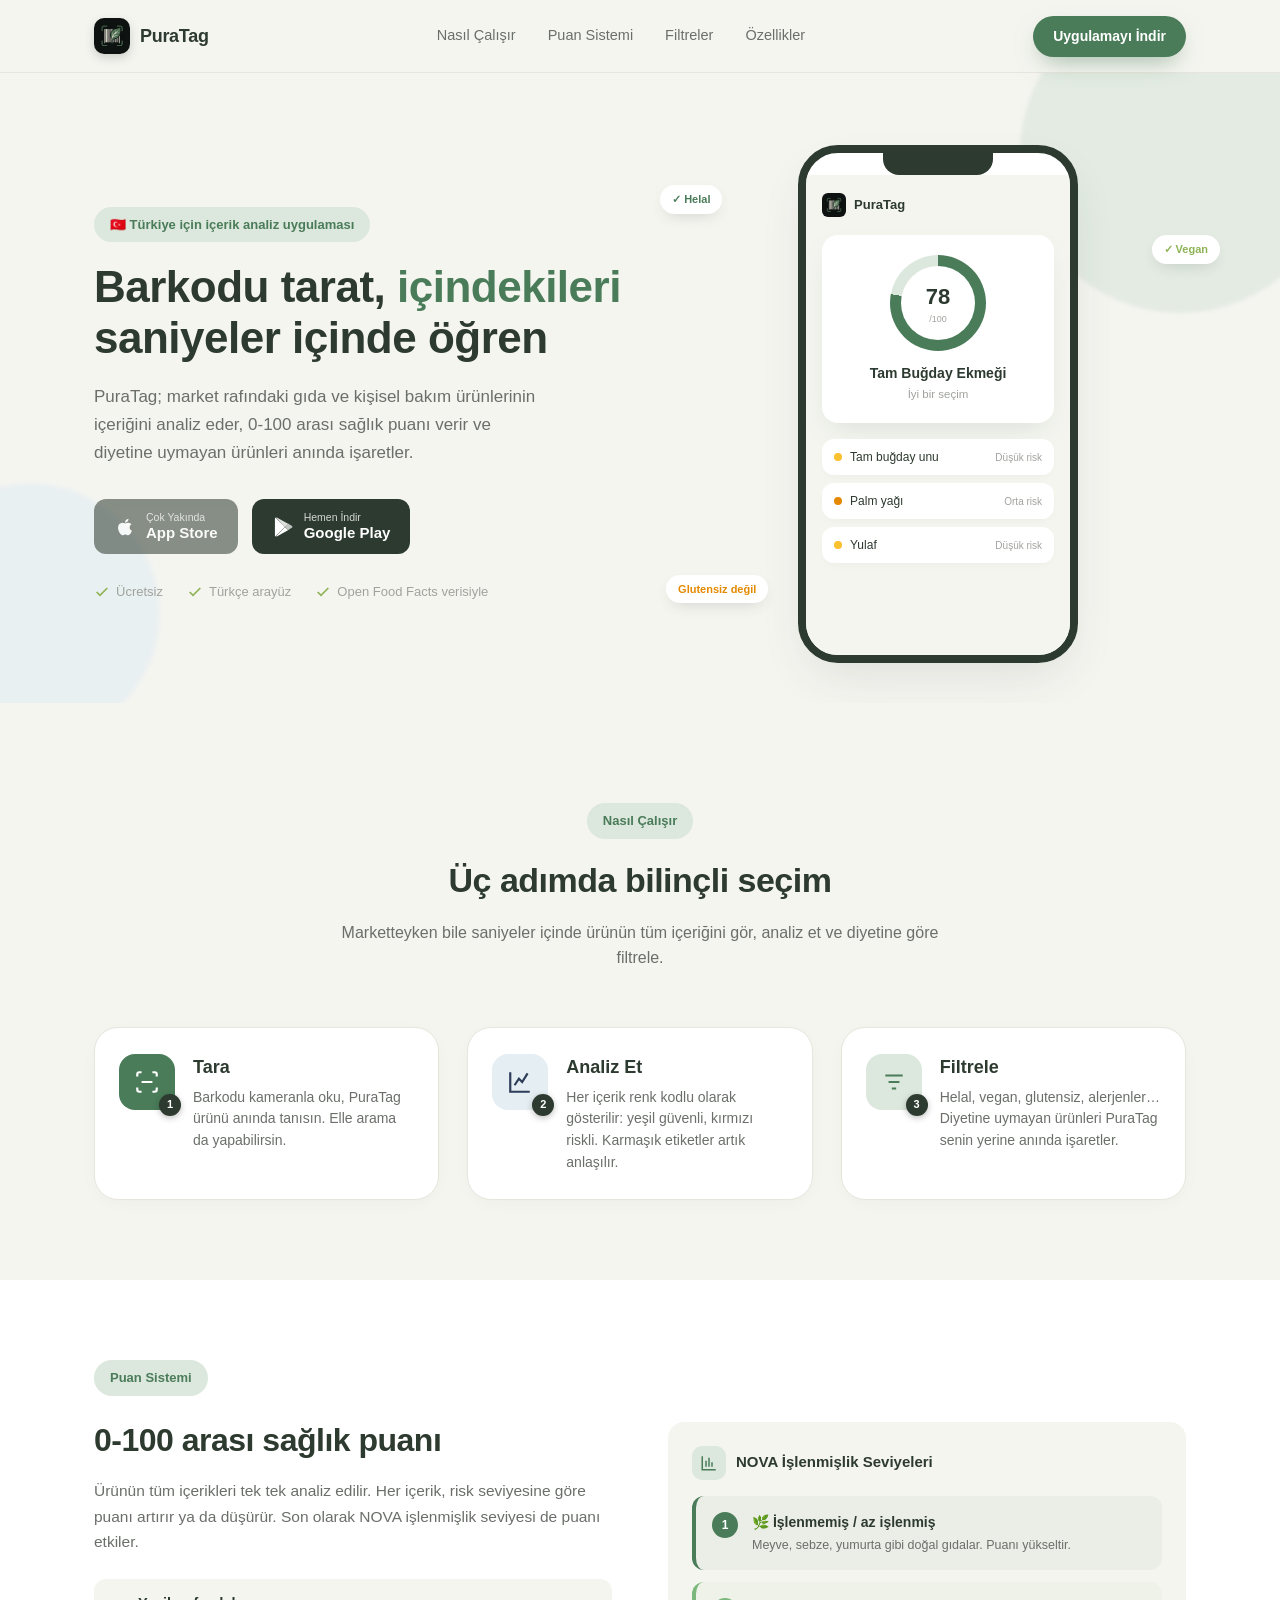
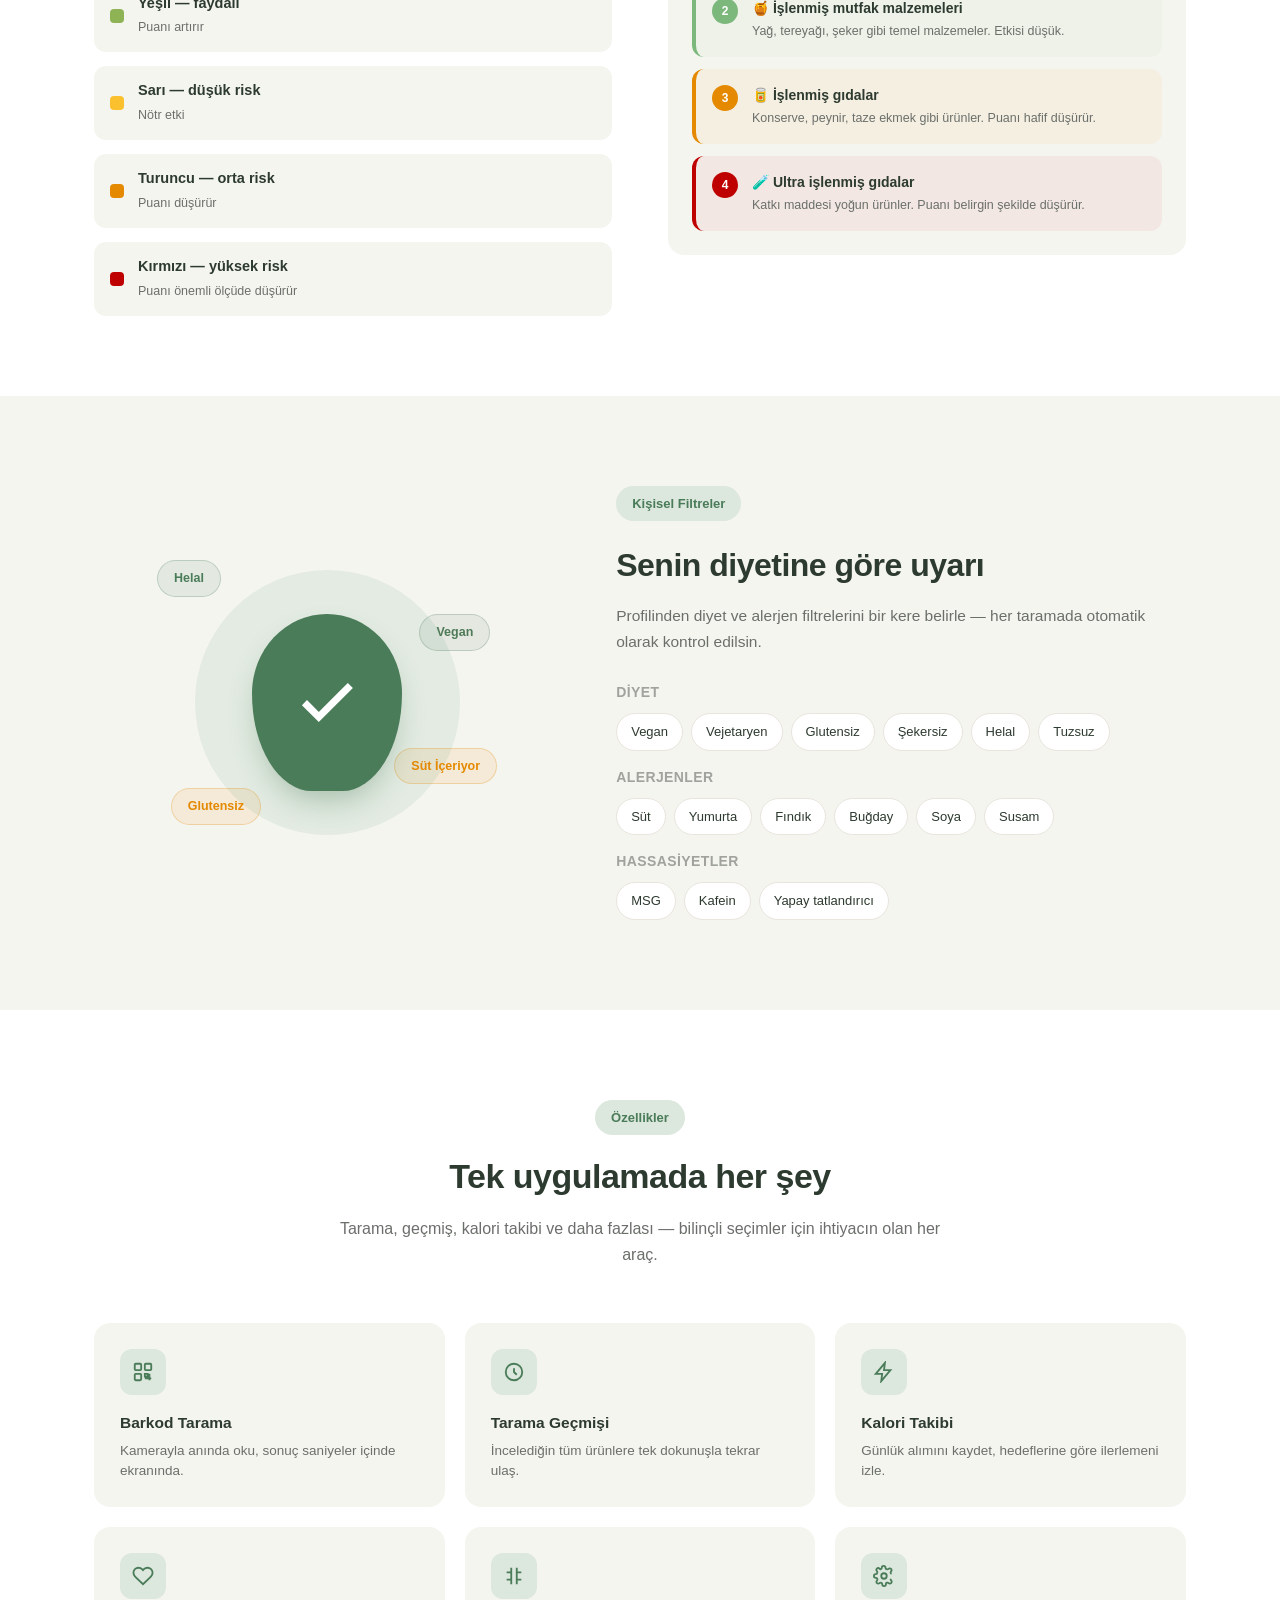
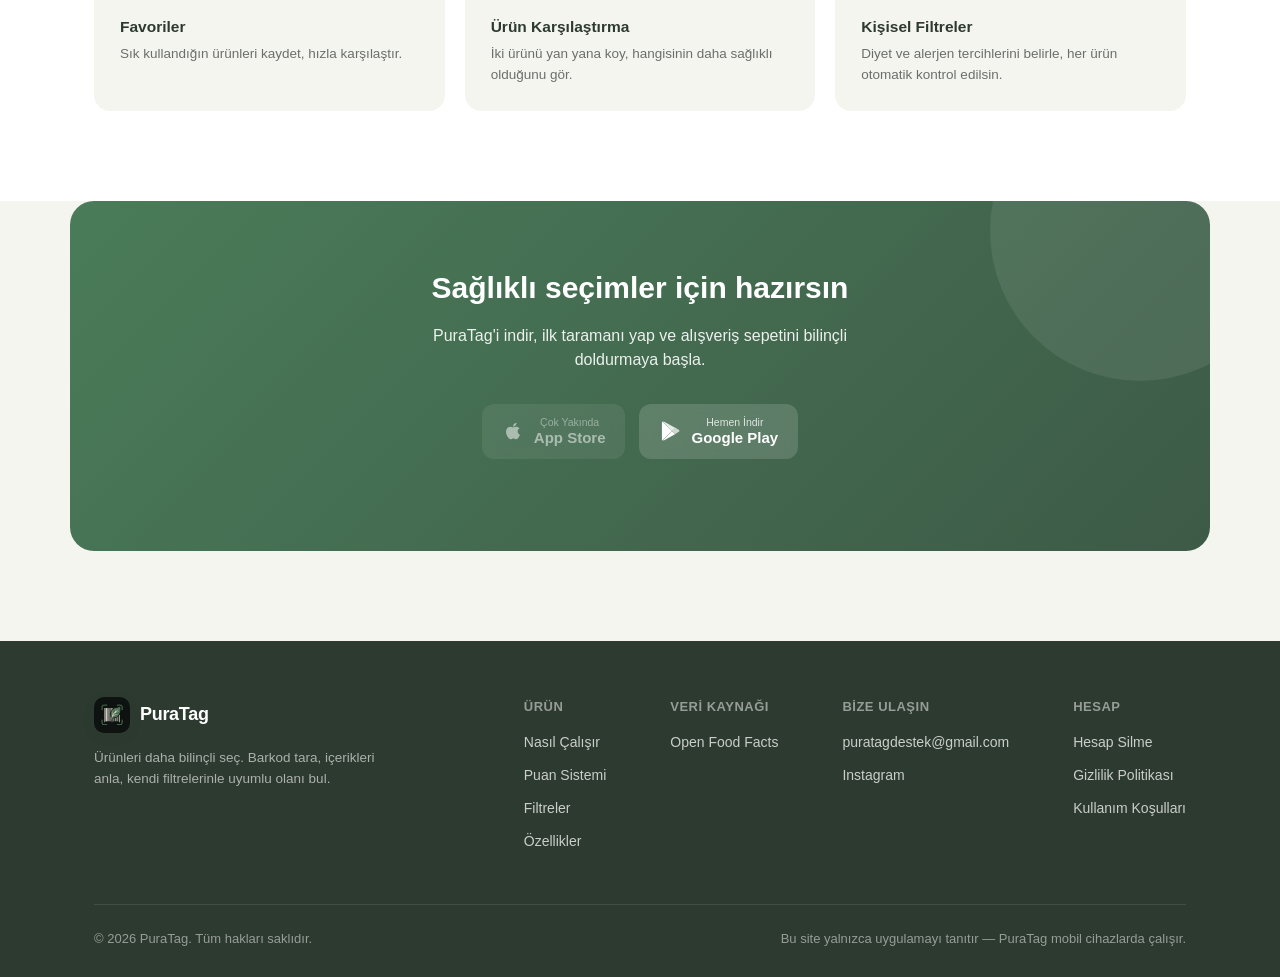
<file: index.html>
<!DOCTYPE html>
<html lang="tr">
<head>
<meta charset="UTF-8">
<meta name="viewport" content="width=device-width, initial-scale=1.0">
<title>PuraTag — Barkodu tarat, içindekileri öğren</title>
<meta name="description" content="PuraTag; gıda ve kişisel bakım ürünlerinin barkodunu tarar, içerikleri analiz eder ve 0-100 arası sağlık puanı verir. Vegan, glutensiz, helal gibi kişisel filtrelerinle uyumsuz ürünleri anında görürsün.">
<link rel="icon" href="assets/app_icon.png" type="image/png">
<link rel="stylesheet" href="css/style.css">
</head>
<body>

<header class="navbar">
  <div class="container">
    <a href="#top" class="brand">
      <img src="assets/app_icon.png" alt="PuraTag logosu">
      <span>PuraTag</span>
    </a>
    <nav class="nav-links">
      <a href="#nasil-calisir">Nasıl Çalışır</a>
      <a href="#puan-sistemi">Puan Sistemi</a>
      <a href="#filtreler">Filtreler</a>
      <a href="#ozellikler">Özellikler</a>
    </nav>
    <div class="nav-cta">
      <a href="#indir" class="btn btn-primary btn-sm">Uygulamayı İndir</a>
      <button class="nav-toggle" aria-label="Menüyü aç"></button>
    </div>
  </div>
</header>

<main id="top">

  <!-- ================= HERO ================= -->
  <section class="hero">
    <span class="blob blob-1"></span>
    <span class="blob blob-2"></span>
    <div class="container">
      <div class="hero-copy">
        <span class="chip">🇹🇷 Türkiye için içerik analiz uygulaması</span>
        <h1>Barkodu tarat, <span class="accent">içindekileri</span> saniyeler içinde öğren</h1>
        <p class="lead">
          PuraTag; market rafındaki gıda ve kişisel bakım ürünlerinin içeriğini analiz eder,
          0-100 arası sağlık puanı verir ve diyetine uymayan ürünleri anında işaretler.
        </p>

        <div class="store-buttons" id="indir">
          <span class="store-btn disabled" title="Çok yakında yayında">
            <svg viewBox="0 0 24 24" fill="currentColor"><path d="M17.05 20.28c-.98.95-2.05.8-3.08.35-1.09-.46-2.09-.48-3.24 0-1.44.62-2.2.44-3.06-.35C2.79 15.25 3.51 7.59 9.05 7.31c1.35.07 2.29.74 3.08.8 1.18-.24 2.31-.93 3.57-.84 1.51.12 2.65.72 3.4 1.8-3.12 1.87-2.38 5.98.48 7.13-.57 1.5-1.31 2.99-2.53 4.08zM12.03 7.25c-.15-2.23 1.66-4.07 3.74-4.25.29 2.58-2.34 4.5-3.74 4.25z"/></svg>
            <span class="store-text"><small>Çok Yakında</small><strong>App Store</strong></span>
          </span>
          <a class="store-btn" href="https://play.google.com/store/apps/details?id=com.puratag.app" target="_blank" rel="noopener" aria-label="PuraTag'i Google Play'den indir">
            <svg viewBox="0 0 24 24" fill="currentColor"><path d="M3.61 1.81c-.27.27-.42.68-.42 1.19v18c0 .51.15.92.42 1.19l.08.07L14.03 12v-.24L3.69 1.74l-.08.07z"/><path d="M17.5 15.5l-3.47-3.5v-.24l3.47-3.5 3.98 2.26c1.14.65 1.14 1.71 0 2.36l-3.98 2.62z" opacity=".7"/><path d="M14.03 12.24l3.47 3.26-11.81 6.7c-.42.24-.9.22-1.24-.05l9.58-9.91z"/><path d="M14.03 11.76l3.47-3.26-11.81-6.7c-.42-.24-.9-.22-1.24.05l9.58 9.91z" opacity=".85"/></svg>
            <span class="store-text"><small>Hemen İndir</small><strong>Google Play</strong></span>
          </a>
        </div>

        <div class="trust-row">
          <span><svg viewBox="0 0 24 24" fill="none" stroke="currentColor" stroke-width="2.5"><path d="M20 6L9 17l-5-5"/></svg> Ücretsiz</span>
          <span><svg viewBox="0 0 24 24" fill="none" stroke="currentColor" stroke-width="2.5"><path d="M20 6L9 17l-5-5"/></svg> Türkçe arayüz</span>
          <span><svg viewBox="0 0 24 24" fill="none" stroke="currentColor" stroke-width="2.5"><path d="M20 6L9 17l-5-5"/></svg> Open Food Facts verisiyle</span>
        </div>
      </div>

      <div class="hero-visual">
        <div class="phone">
          <div class="phone-notch"></div>
          <div class="phone-screen">
            <div class="phone-topbar">
              <img src="assets/app_icon.png" alt="">
              <strong>PuraTag</strong>
            </div>

            <div class="score-card">
              <div class="score-ring"><span class="score-value">78<small>/100</small></span></div>
              <h4>Tam Buğday Ekmeği</h4>
              <p>İyi bir seçim</p>
            </div>

            <div class="mini-ing">
              <span class="dot" style="background:#FBC02D"></span>
              <span class="label">Tam buğday unu</span>
              <span class="risk">Düşük risk</span>
            </div>
            <div class="mini-ing">
              <span class="dot" style="background:#E48900"></span>
              <span class="label">Palm yağı</span>
              <span class="risk">Orta risk</span>
            </div>
            <div class="mini-ing">
              <span class="dot" style="background:#FBC02D"></span>
              <span class="label">Yulaf</span>
              <span class="risk">Düşük risk</span>
            </div>
          </div>
        </div>
        <span class="floating-tag tag-1">✓ Helal</span>
        <span class="floating-tag tag-2">✓ Vegan</span>
        <span class="floating-tag tag-3">Glutensiz değil</span>
      </div>
    </div>
  </section>

  <!-- ================= NASIL ÇALIŞIR ================= -->
  <section class="steps" id="nasil-calisir">
    <div class="container">
      <div class="section-head reveal">
        <span class="chip">Nasıl Çalışır</span>
        <h2>Üç adımda bilinçli seçim</h2>
        <p>Marketteyken bile saniyeler içinde ürünün tüm içeriğini gör, analiz et ve diyetine göre filtrele.</p>
      </div>

      <div class="steps-grid">
        <div class="step-card reveal">
          <div class="step-icon c1">
            <svg viewBox="0 0 24 24" fill="none" stroke="currentColor" stroke-width="2"><path d="M3 7V5a2 2 0 012-2h2M3 17v2a2 2 0 002 2h2M21 7V5a2 2 0 00-2-2h-2M21 17v2a2 2 0 01-2 2h-2M7 12h10"/></svg>
            <span class="step-num">1</span>
          </div>
          <div class="step-content">
            <h3>Tara</h3>
            <p>Barkodu kameranla oku, PuraTag ürünü anında tanısın. Elle arama da yapabilirsin.</p>
          </div>
        </div>

        <div class="step-card reveal">
          <div class="step-icon c2">
            <svg viewBox="0 0 24 24" fill="none" stroke="currentColor" stroke-width="2"><path d="M3 3v18h18M7 15l4-6 3 3 5-8"/></svg>
            <span class="step-num">2</span>
          </div>
          <div class="step-content">
            <h3>Analiz Et</h3>
            <p>Her içerik renk kodlu olarak gösterilir: yeşil güvenli, kırmızı riskli. Karmaşık etiketler artık anlaşılır.</p>
          </div>
        </div>

        <div class="step-card reveal">
          <div class="step-icon c3">
            <svg viewBox="0 0 24 24" fill="none" stroke="currentColor" stroke-width="2"><path d="M4 6h16M7 12h10M10 18h4"/></svg>
            <span class="step-num">3</span>
          </div>
          <div class="step-content">
            <h3>Filtrele</h3>
            <p>Helal, vegan, glutensiz, alerjenler… Diyetine uymayan ürünleri PuraTag senin yerine anında işaretler.</p>
          </div>
        </div>
      </div>
    </div>
  </section>

  <!-- ================= PUAN SİSTEMİ ================= -->
  <section class="score-section" id="puan-sistemi">
    <div class="container">
      <div class="score-explain">
        <div class="reveal">
          <span class="chip">Puan Sistemi</span>
          <h2 style="font-size:32px;font-weight:800;letter-spacing:-0.5px;margin-bottom:14px;">0-100 arası sağlık puanı</h2>
          <p style="color:var(--text-secondary);font-size:15.5px;line-height:1.65;">
            Ürünün tüm içerikleri tek tek analiz edilir. Her içerik, risk seviyesine göre puanı
            artırır ya da düşürür. Son olarak NOVA işlenmişlik seviyesi de puanı etkiler.
          </p>

          <div class="risk-scale">
            <div class="risk-row">
              <span class="swatch" style="background:var(--risk-bonus)"></span>
              <div><strong>Yeşil — faydalı</strong><span>Puanı artırır</span></div>
            </div>
            <div class="risk-row">
              <span class="swatch" style="background:var(--risk-low)"></span>
              <div><strong>Sarı — düşük risk</strong><span>Nötr etki</span></div>
            </div>
            <div class="risk-row">
              <span class="swatch" style="background:var(--risk-medium)"></span>
              <div><strong>Turuncu — orta risk</strong><span>Puanı düşürür</span></div>
            </div>
            <div class="risk-row">
              <span class="swatch" style="background:var(--risk-high)"></span>
              <div><strong>Kırmızı — yüksek risk</strong><span>Puanı önemli ölçüde düşürür</span></div>
            </div>
          </div>
        </div>

        <div class="reveal">
          <div style="background:var(--beige);border-radius:var(--radius-l);padding:24px;">
            <div style="display:flex;align-items:center;gap:10px;margin-bottom:16px;">
              <div style="width:34px;height:34px;border-radius:10px;background:var(--mint);display:flex;align-items:center;justify-content:center;">
                <svg width="18" height="18" viewBox="0 0 24 24" fill="none" stroke="#4A7C59" stroke-width="2"><path d="M3 3v18h18M8 17V9m4 8V5m4 12v-6"/></svg>
              </div>
              <strong style="font-size:15px;">NOVA İşlenmişlik Seviyeleri</strong>
            </div>

            <div class="nova-grid">
              <div class="nova-card" style="border-color:#4A7C59;background:rgba(74,124,89,0.06);">
                <div class="nova-num" style="background:#4A7C59;">1</div>
                <div><h4>🌿 İşlenmemiş / az işlenmiş</h4><p>Meyve, sebze, yumurta gibi doğal gıdalar. Puanı yükseltir.</p></div>
              </div>
              <div class="nova-card" style="border-color:#7CB87C;background:rgba(124,184,124,0.06);">
                <div class="nova-num" style="background:#7CB87C;">2</div>
                <div><h4>🍯 İşlenmiş mutfak malzemeleri</h4><p>Yağ, tereyağı, şeker gibi temel malzemeler. Etkisi düşük.</p></div>
              </div>
              <div class="nova-card" style="border-color:#E48900;background:rgba(228,137,0,0.06);">
                <div class="nova-num" style="background:#E48900;">3</div>
                <div><h4>🥫 İşlenmiş gıdalar</h4><p>Konserve, peynir, taze ekmek gibi ürünler. Puanı hafif düşürür.</p></div>
              </div>
              <div class="nova-card" style="border-color:#BE0000;background:rgba(190,0,0,0.06);">
                <div class="nova-num" style="background:#BE0000;">4</div>
                <div><h4>🧪 Ultra işlenmiş gıdalar</h4><p>Katkı maddesi yoğun ürünler. Puanı belirgin şekilde düşürür.</p></div>
              </div>
            </div>
          </div>
        </div>
      </div>
    </div>
  </section>

  <!-- ================= FİLTRELER ================= -->
  <section class="filters-section" id="filtreler">
    <div class="container">
      <div class="filters-wrap">
        <div class="shield-illustration reveal">
          <span class="shield-bg"></span>
          <div class="shield-shape">
            <svg viewBox="0 0 24 24" fill="none" stroke="currentColor" stroke-width="2.5"><path d="M20 6L9 17l-5-5"/></svg>
          </div>
          <span class="filter-tag ft-1">Helal</span>
          <span class="filter-tag ft-2">Vegan</span>
          <span class="filter-tag ft-3">Glutensiz</span>
          <span class="filter-tag ft-4">Süt İçeriyor</span>
        </div>

        <div class="reveal">
          <span class="chip">Kişisel Filtreler</span>
          <h2 style="font-size:32px;font-weight:800;letter-spacing:-0.5px;margin-bottom:14px;">Senin diyetine göre uyarı</h2>
          <p style="color:var(--text-secondary);font-size:15.5px;line-height:1.65;margin-bottom:28px;">
            Profilinden diyet ve alerjen filtrelerini bir kere belirle — her taramada
            otomatik olarak kontrol edilsin.
          </p>

          <div class="filter-list">
            <div class="filter-group">
              <h4>Diyet</h4>
              <div class="pill-row">
                <span class="pill">Vegan</span>
                <span class="pill">Vejetaryen</span>
                <span class="pill">Glutensiz</span>
                <span class="pill">Şekersiz</span>
                <span class="pill">Helal</span>
                <span class="pill">Tuzsuz</span>
              </div>
            </div>
            <div class="filter-group">
              <h4>Alerjenler</h4>
              <div class="pill-row">
                <span class="pill">Süt</span>
                <span class="pill">Yumurta</span>
                <span class="pill">Fındık</span>
                <span class="pill">Buğday</span>
                <span class="pill">Soya</span>
                <span class="pill">Susam</span>
              </div>
            </div>
            <div class="filter-group">
              <h4>Hassasiyetler</h4>
              <div class="pill-row">
                <span class="pill">MSG</span>
                <span class="pill">Kafein</span>
                <span class="pill">Yapay tatlandırıcı</span>
              </div>
            </div>
          </div>
        </div>
      </div>
    </div>
  </section>

  <!-- ================= ÖZELLİKLER ================= -->
  <section class="features" id="ozellikler">
    <div class="container">
      <div class="section-head reveal">
        <span class="chip">Özellikler</span>
        <h2>Tek uygulamada her şey</h2>
        <p>Tarama, geçmiş, kalori takibi ve daha fazlası — bilinçli seçimler için ihtiyacın olan her araç.</p>
      </div>

      <div class="feature-grid">
        <div class="feature-card reveal">
          <div class="fi"><svg viewBox="0 0 24 24" fill="none" stroke="currentColor" stroke-width="2"><rect x="3" y="3" width="7" height="7" rx="1"/><rect x="14" y="3" width="7" height="7" rx="1"/><rect x="3" y="14" width="7" height="7" rx="1"/><path d="M14 14h3v3h-3zM19 14v7M14 19h7"/></svg></div>
          <h3>Barkod Tarama</h3>
          <p>Kamerayla anında oku, sonuç saniyeler içinde ekranında.</p>
        </div>
        <div class="feature-card reveal">
          <div class="fi"><svg viewBox="0 0 24 24" fill="none" stroke="currentColor" stroke-width="2"><path d="M12 8v4l3 3M12 3a9 9 0 100 18 9 9 0 000-18z"/></svg></div>
          <h3>Tarama Geçmişi</h3>
          <p>İncelediğin tüm ürünlere tek dokunuşla tekrar ulaş.</p>
        </div>
        <div class="feature-card reveal">
          <div class="fi"><svg viewBox="0 0 24 24" fill="none" stroke="currentColor" stroke-width="2"><path d="M13 2L3 14h7l-1 8 10-12h-7l1-8z"/></svg></div>
          <h3>Kalori Takibi</h3>
          <p>Günlük alımını kaydet, hedeflerine göre ilerlemeni izle.</p>
        </div>
        <div class="feature-card reveal">
          <div class="fi"><svg viewBox="0 0 24 24" fill="none" stroke="currentColor" stroke-width="2"><path d="M20.8 4.6a5.5 5.5 0 00-7.8 0L12 5.6l-1-1a5.5 5.5 0 10-7.8 7.8l1 1L12 21l7.8-7.6 1-1a5.5 5.5 0 000-7.8z"/></svg></div>
          <h3>Favoriler</h3>
          <p>Sık kullandığın ürünleri kaydet, hızla karşılaştır.</p>
        </div>
        <div class="feature-card reveal">
          <div class="fi"><svg viewBox="0 0 24 24" fill="none" stroke="currentColor" stroke-width="2"><path d="M9 3v18M15 3v18M4 8h5M15 8h5M4 16h5M15 16h5"/></svg></div>
          <h3>Ürün Karşılaştırma</h3>
          <p>İki ürünü yan yana koy, hangisinin daha sağlıklı olduğunu gör.</p>
        </div>
        <div class="feature-card reveal">
          <div class="fi"><svg viewBox="0 0 24 24" fill="none" stroke="currentColor" stroke-width="2"><path d="M12 15a3 3 0 100-6 3 3 0 000 6z"/><path d="M19.4 15a1.65 1.65 0 00.33 1.82l.06.06a2 2 0 11-2.83 2.83l-.06-.06a1.65 1.65 0 00-1.82-.33 1.65 1.65 0 00-1 1.51V21a2 2 0 11-4 0v-.09A1.65 1.65 0 009 19.4a1.65 1.65 0 00-1.82.33l-.06.06a2 2 0 11-2.83-2.83l.06-.06A1.65 1.65 0 004.68 15a1.65 1.65 0 00-1.51-1H3a2 2 0 110-4h.09A1.65 1.65 0 004.6 8.6a1.65 1.65 0 00-.33-1.82l-.06-.06a2 2 0 112.83-2.83l.06.06A1.65 1.65 0 008.6 4.6a1.65 1.65 0 001-1.51V3a2 2 0 114 0v.09A1.65 1.65 0 0015 4.6a1.65 1.65 0 001.82-.33l.06-.06a2 2 0 112.83 2.83l-.06.06A1.65 1.65 0 0019.4 9c.14.36.44.63.83.73"/></svg></div>
          <h3>Kişisel Filtreler</h3>
          <p>Diyet ve alerjen tercihlerini belirle, her ürün otomatik kontrol edilsin.</p>
        </div>
      </div>
    </div>
  </section>

  <!-- ================= CTA ================= -->
  <section>
    <div class="cta-banner reveal">
      <h2>Sağlıklı seçimler için hazırsın</h2>
      <p>PuraTag'i indir, ilk taramanı yap ve alışveriş sepetini bilinçli doldurmaya başla.</p>
      <div class="store-buttons">
        <span class="store-btn disabled" title="Çok yakında yayında">
          <svg viewBox="0 0 24 24" fill="currentColor"><path d="M17.05 20.28c-.98.95-2.05.8-3.08.35-1.09-.46-2.09-.48-3.24 0-1.44.62-2.2.44-3.06-.35C2.79 15.25 3.51 7.59 9.05 7.31c1.35.07 2.29.74 3.08.8 1.18-.24 2.31-.93 3.57-.84 1.51.12 2.65.72 3.4 1.8-3.12 1.87-2.38 5.98.48 7.13-.57 1.5-1.31 2.99-2.53 4.08zM12.03 7.25c-.15-2.23 1.66-4.07 3.74-4.25.29 2.58-2.34 4.5-3.74 4.25z"/></svg>
          <span class="store-text"><small>Çok Yakında</small><strong>App Store</strong></span>
        </span>
        <a class="store-btn" href="https://play.google.com/store/apps/details?id=com.puratag.app" target="_blank" rel="noopener" aria-label="PuraTag'i Google Play'den indir">
          <svg viewBox="0 0 24 24" fill="currentColor"><path d="M3.61 1.81c-.27.27-.42.68-.42 1.19v18c0 .51.15.92.42 1.19l.08.07L14.03 12v-.24L3.69 1.74l-.08.07z"/><path d="M17.5 15.5l-3.47-3.5v-.24l3.47-3.5 3.98 2.26c1.14.65 1.14 1.71 0 2.36l-3.98 2.62z" opacity=".7"/><path d="M14.03 12.24l3.47 3.26-11.81 6.7c-.42.24-.9.22-1.24-.05l9.58-9.91z"/><path d="M14.03 11.76l3.47-3.26-11.81-6.7c-.42-.24-.9-.22-1.24.05l9.58 9.91z" opacity=".85"/></svg>
          <span class="store-text"><small>Hemen İndir</small><strong>Google Play</strong></span>
        </a>
      </div>
    </div>
  </section>

</main>

<footer>
  <div class="container">
    <div class="footer-top">
      <div class="footer-brand">
        <a href="#top" class="brand"><img src="assets/app_icon.png" alt="PuraTag logosu"><span>PuraTag</span></a>
        <p>Ürünleri daha bilinçli seç. Barkod tara, içerikleri anla, kendi filtrelerinle uyumlu olanı bul.</p>
      </div>
      <div class="footer-cols">
        <div class="footer-col">
          <h5>Ürün</h5>
          <a href="#nasil-calisir">Nasıl Çalışır</a>
          <a href="#puan-sistemi">Puan Sistemi</a>
          <a href="#filtreler">Filtreler</a>
          <a href="#ozellikler">Özellikler</a>
        </div>
        <div class="footer-col">
          <h5>Veri Kaynağı</h5>
          <a href="https://world.openfoodfacts.org/" target="_blank" rel="noopener">Open Food Facts</a>
        </div>
        <div class="footer-col">
          <h5>Bize Ulaşın</h5>
          <a href="https://mail.google.com/mail/?view=cm&amp;fs=1&amp;to=puratagdestek@gmail.com" target="_blank" rel="noopener">puratagdestek@gmail.com</a>
          <a href="https://www.instagram.com/puratag_app/?utm_source=qr&amp;r=nametag" target="_blank" rel="noopener">Instagram</a>
        </div>
        <div class="footer-col">
          <h5>Hesap</h5>
          <a href="hesap-silme/">Hesap Silme</a>
          <a href="gizlilik/">Gizlilik Politikası</a>
          <a href="kullanim-kosullari/">Kullanım Koşulları</a>
        </div>
      </div>
    </div>
    <div class="footer-bottom">
      <span>© 2026 PuraTag. Tüm hakları saklıdır.</span>
      <span>Bu site yalnızca uygulamayı tanıtır — PuraTag mobil cihazlarda çalışır.</span>
    </div>
  </div>
</footer>

<script src="js/script.js"></script>
</body>
</html>
</file>
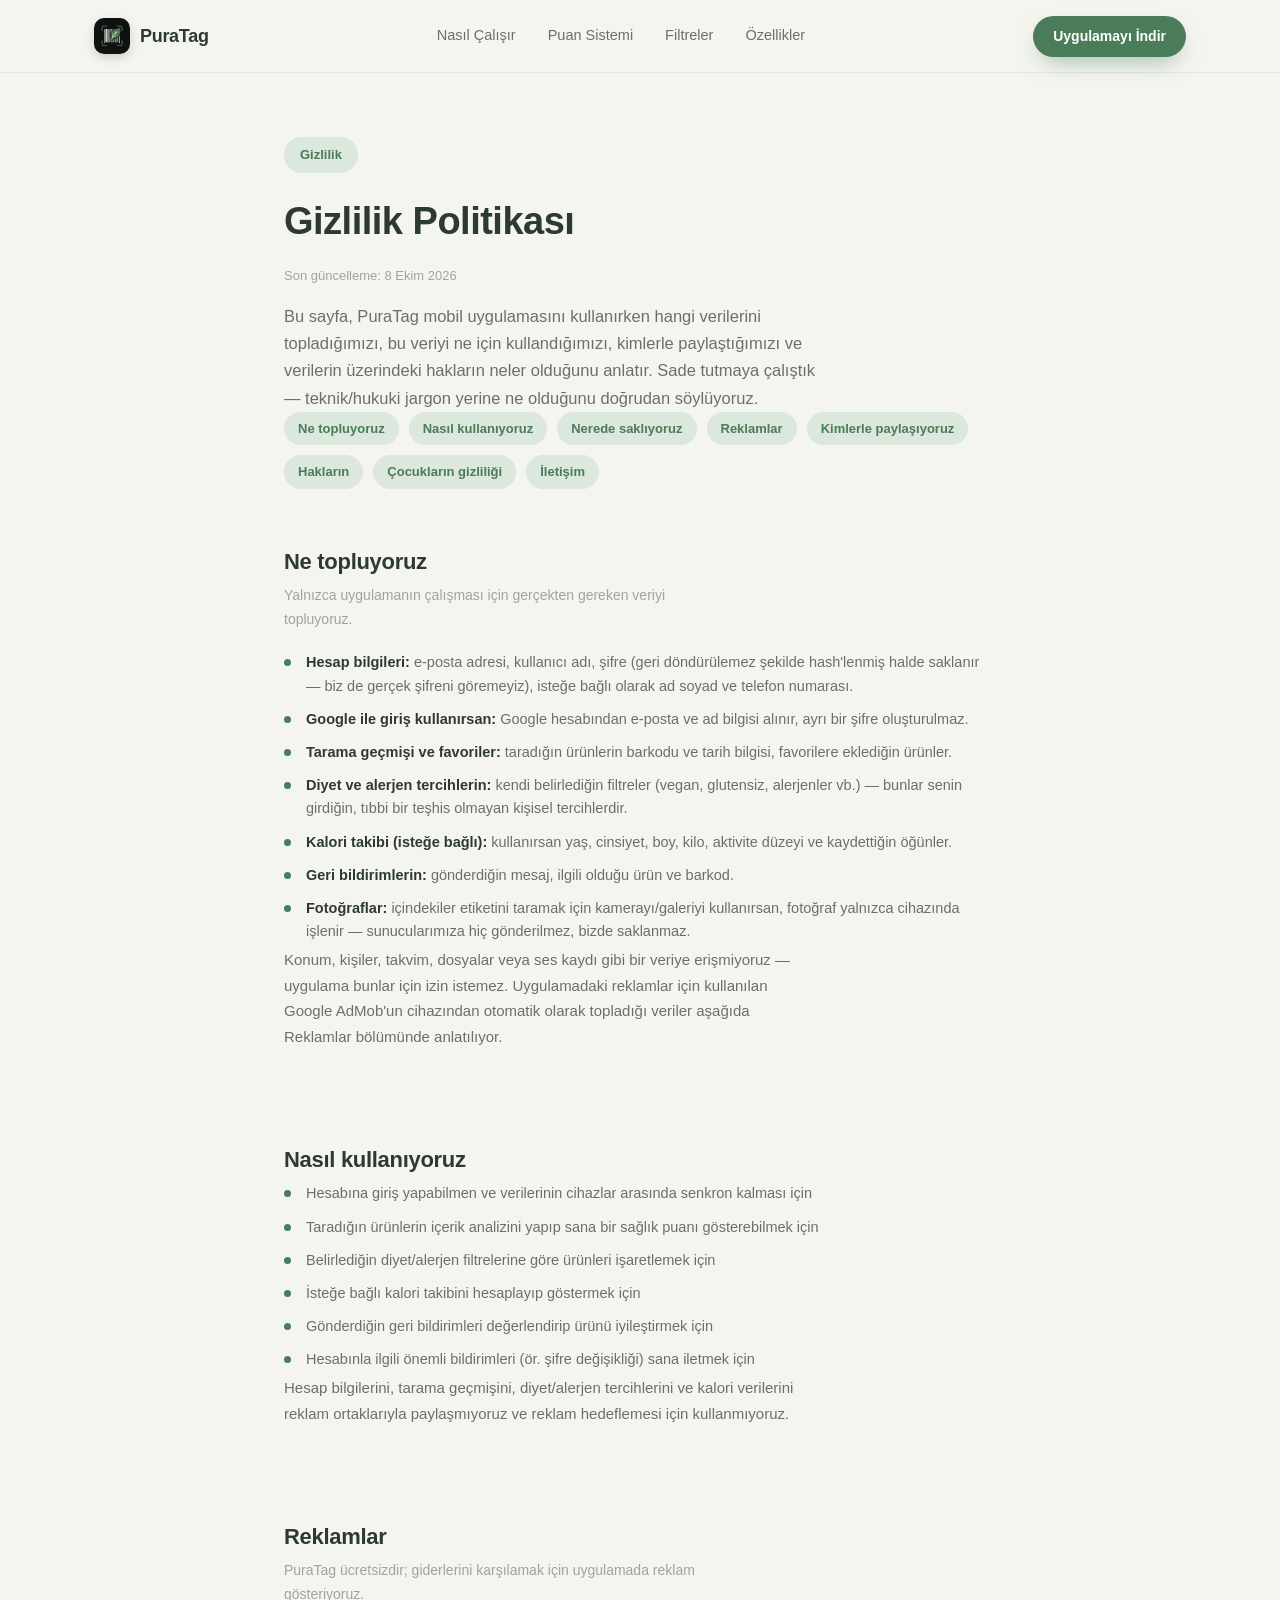
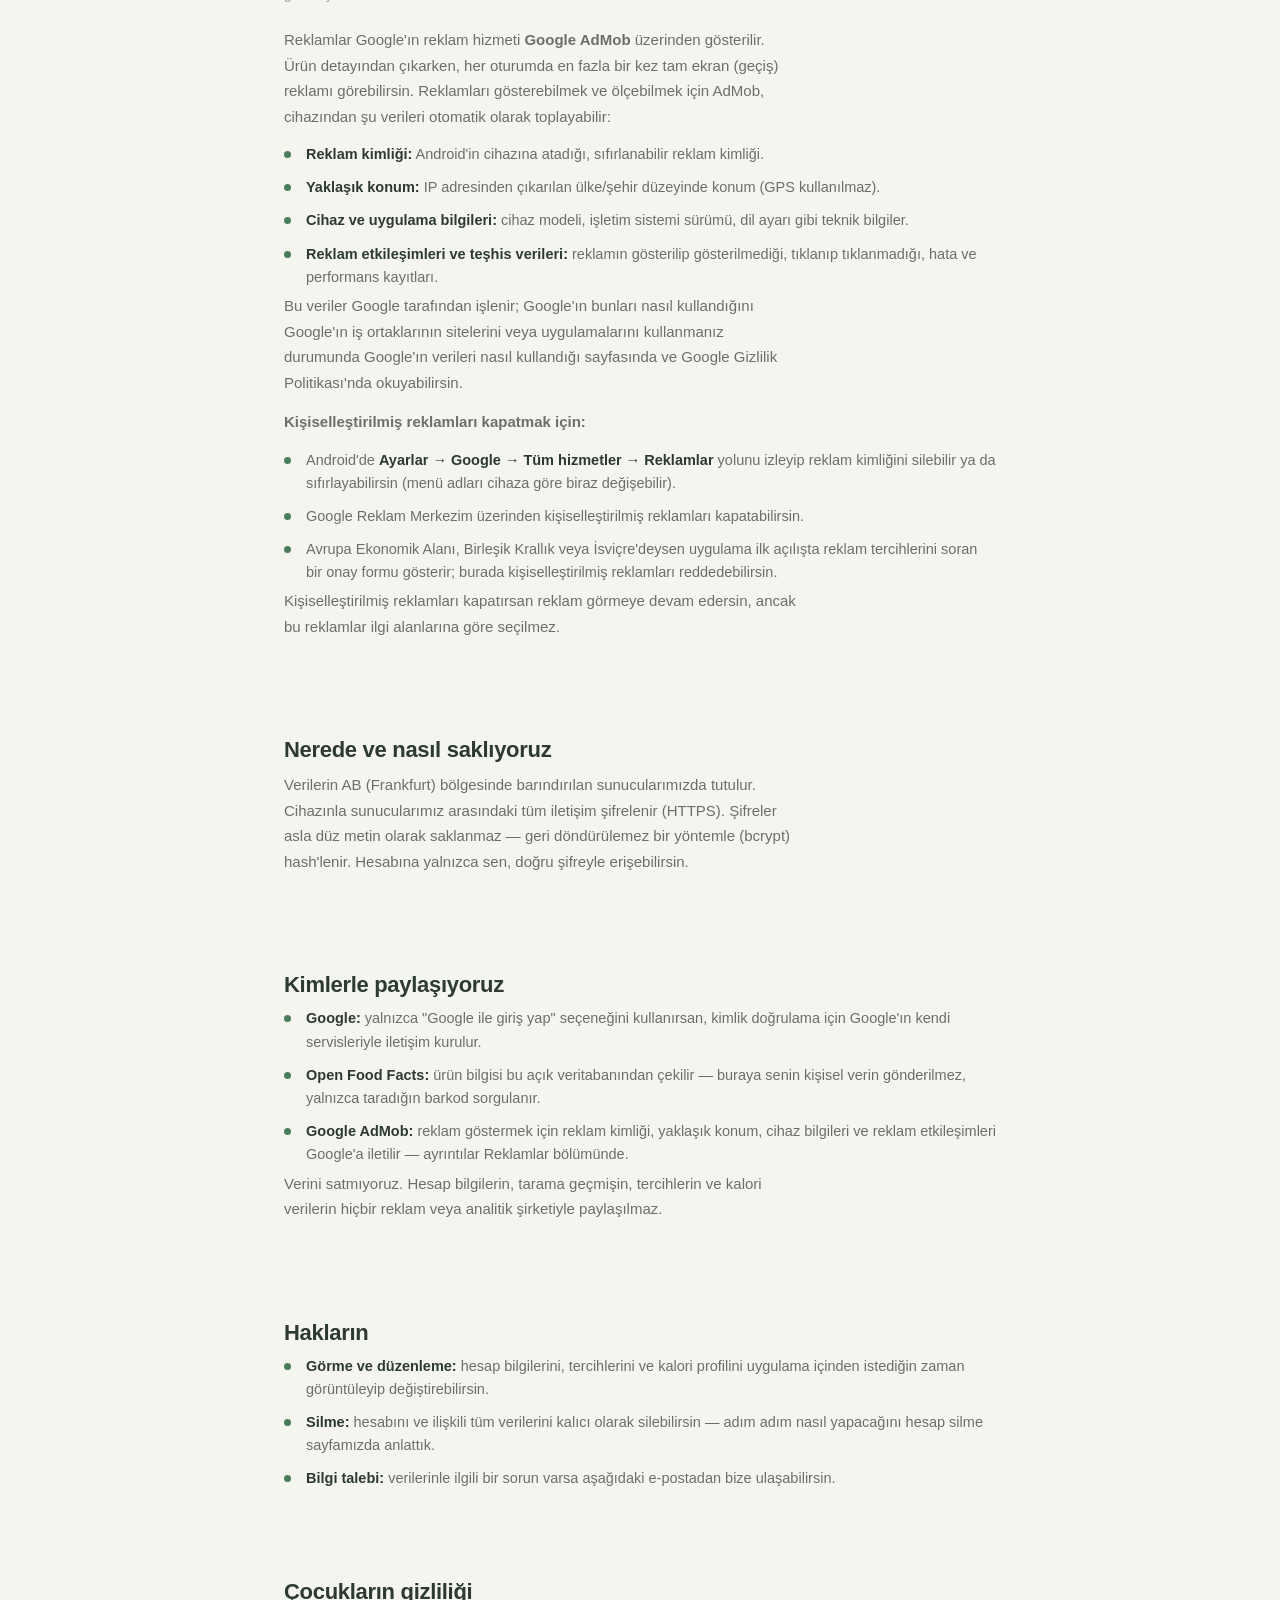
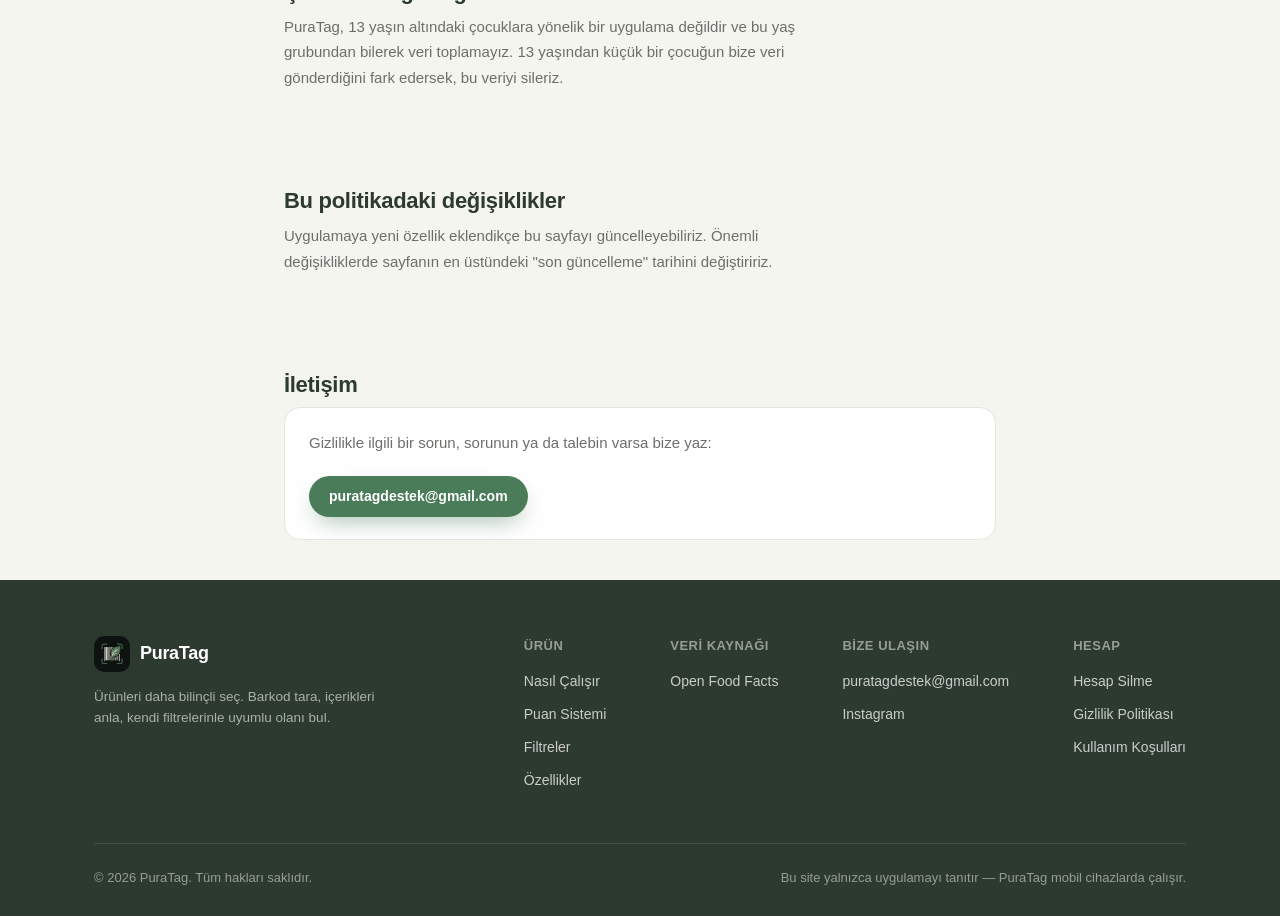
<file: gizlilik/index.html>
<!DOCTYPE html>
<html lang="tr">
<head>
<meta charset="UTF-8">
<meta name="viewport" content="width=device-width, initial-scale=1.0">
<title>PuraTag — Gizlilik Politikası</title>
<meta name="description" content="PuraTag'ın hangi verileri topladığı, ne için kullandığı, kimlerle paylaştığı ve haklarınız hakkında gizlilik politikası.">
<link rel="icon" href="../assets/app_icon.png" type="image/png">
<link rel="stylesheet" href="../css/style.css">
</head>
<body>

<header class="navbar">
  <div class="container">
    <a href="../index.html" class="brand">
      <img src="../assets/app_icon.png" alt="PuraTag logosu">
      <span>PuraTag</span>
    </a>
    <nav class="nav-links">
      <a href="../index.html#nasil-calisir">Nasıl Çalışır</a>
      <a href="../index.html#puan-sistemi">Puan Sistemi</a>
      <a href="../index.html#filtreler">Filtreler</a>
      <a href="../index.html#ozellikler">Özellikler</a>
    </nav>
    <div class="nav-cta">
      <a href="../index.html#indir" class="btn btn-primary btn-sm">Uygulamayı İndir</a>
      <button class="nav-toggle" aria-label="Menüyü aç"></button>
    </div>
  </div>
</header>

<main>

  <section class="legal-hero">
    <div class="container">
      <span class="chip">Gizlilik</span>
      <h1>Gizlilik Politikası</h1>
      <p class="legal-meta">Son güncelleme: 8 Ekim 2026</p>
      <p class="lead">
        Bu sayfa, PuraTag mobil uygulamasını kullanırken hangi verilerini
        topladığımızı, bu veriyi ne için kullandığımızı, kimlerle
        paylaştığımızı ve verilerin üzerindeki hakların neler olduğunu
        anlatır. Sade tutmaya çalıştık — teknik/hukuki jargon yerine ne
        olduğunu doğrudan söylüyoruz.
      </p>
      <div class="legal-toc">
        <a href="#topladiklarimiz">Ne topluyoruz</a>
        <a href="#kullanim">Nasıl kullanıyoruz</a>
        <a href="#saklama">Nerede saklıyoruz</a>
        <a href="#reklamlar">Reklamlar</a>
        <a href="#paylasim">Kimlerle paylaşıyoruz</a>
        <a href="#haklar">Hakların</a>
        <a href="#cocuklar">Çocukların gizliliği</a>
        <a href="#iletisim">İletişim</a>
      </div>
    </div>
  </section>

  <section class="legal-section" id="topladiklarimiz">
    <div class="container">
      <h2>Ne topluyoruz</h2>
      <p class="section-note">Yalnızca uygulamanın çalışması için gerçekten gereken veriyi topluyoruz.</p>
      <ul>
        <li><strong>Hesap bilgileri:</strong> e-posta adresi, kullanıcı adı, şifre (geri döndürülemez şekilde hash'lenmiş halde saklanır — biz de gerçek şifreni göremeyiz), isteğe bağlı olarak ad soyad ve telefon numarası.</li>
        <li><strong>Google ile giriş kullanırsan:</strong> Google hesabından e-posta ve ad bilgisi alınır, ayrı bir şifre oluşturulmaz.</li>
        <li><strong>Tarama geçmişi ve favoriler:</strong> taradığın ürünlerin barkodu ve tarih bilgisi, favorilere eklediğin ürünler.</li>
        <li><strong>Diyet ve alerjen tercihlerin:</strong> kendi belirlediğin filtreler (vegan, glutensiz, alerjenler vb.) — bunlar senin girdiğin, tıbbi bir teşhis olmayan kişisel tercihlerdir.</li>
        <li><strong>Kalori takibi (isteğe bağlı):</strong> kullanırsan yaş, cinsiyet, boy, kilo, aktivite düzeyi ve kaydettiğin öğünler.</li>
        <li><strong>Geri bildirimlerin:</strong> gönderdiğin mesaj, ilgili olduğu ürün ve barkod.</li>
        <li><strong>Fotoğraflar:</strong> içindekiler etiketini taramak için kamerayı/galeriyi kullanırsan, fotoğraf yalnızca cihazında işlenir — sunucularımıza hiç gönderilmez, bizde saklanmaz.</li>
      </ul>
      <p>Konum, kişiler, takvim, dosyalar veya ses kaydı gibi bir veriye erişmiyoruz — uygulama bunlar için izin istemez. Uygulamadaki reklamlar için kullanılan Google AdMob'un cihazından otomatik olarak topladığı veriler aşağıda <a href="#reklamlar">Reklamlar</a> bölümünde anlatılıyor.</p>
    </div>
  </section>

  <section class="legal-section" id="kullanim">
    <div class="container">
      <h2>Nasıl kullanıyoruz</h2>
      <ul>
        <li>Hesabına giriş yapabilmen ve verilerinin cihazlar arasında senkron kalması için</li>
        <li>Taradığın ürünlerin içerik analizini yapıp sana bir sağlık puanı gösterebilmek için</li>
        <li>Belirlediğin diyet/alerjen filtrelerine göre ürünleri işaretlemek için</li>
        <li>İsteğe bağlı kalori takibini hesaplayıp göstermek için</li>
        <li>Gönderdiğin geri bildirimleri değerlendirip ürünü iyileştirmek için</li>
        <li>Hesabınla ilgili önemli bildirimleri (ör. şifre değişikliği) sana iletmek için</li>
      </ul>
      <p>Hesap bilgilerini, tarama geçmişini, diyet/alerjen tercihlerini ve kalori verilerini reklam ortaklarıyla paylaşmıyoruz ve reklam hedeflemesi için kullanmıyoruz.</p>
    </div>
  </section>

  <section class="legal-section" id="reklamlar">
    <div class="container">
      <h2>Reklamlar</h2>
      <p class="section-note">PuraTag ücretsizdir; giderlerini karşılamak için uygulamada reklam gösteriyoruz.</p>
      <p>
        Reklamlar Google'ın reklam hizmeti <strong>Google AdMob</strong> üzerinden gösterilir.
        Ürün detayından çıkarken, her oturumda en fazla bir kez tam ekran (geçiş) reklamı görebilirsin.
        Reklamları gösterebilmek ve ölçebilmek için AdMob, cihazından şu verileri otomatik olarak toplayabilir:
      </p>
      <ul>
        <li><strong>Reklam kimliği:</strong> Android'in cihazına atadığı, sıfırlanabilir reklam kimliği.</li>
        <li><strong>Yaklaşık konum:</strong> IP adresinden çıkarılan ülke/şehir düzeyinde konum (GPS kullanılmaz).</li>
        <li><strong>Cihaz ve uygulama bilgileri:</strong> cihaz modeli, işletim sistemi sürümü, dil ayarı gibi teknik bilgiler.</li>
        <li><strong>Reklam etkileşimleri ve teşhis verileri:</strong> reklamın gösterilip gösterilmediği, tıklanıp tıklanmadığı, hata ve performans kayıtları.</li>
      </ul>
      <p>
        Bu veriler Google tarafından işlenir; Google'ın bunları nasıl kullandığını
        <a href="https://policies.google.com/technologies/partner-sites?hl=tr" target="_blank" rel="noopener">Google'ın iş ortaklarının sitelerini veya uygulamalarını kullanmanız durumunda Google'ın verileri nasıl kullandığı</a>
        sayfasında ve <a href="https://policies.google.com/privacy?hl=tr" target="_blank" rel="noopener">Google Gizlilik Politikası</a>'nda okuyabilirsin.
      </p>
      <p><strong>Kişiselleştirilmiş reklamları kapatmak için:</strong></p>
      <ul>
        <li>Android'de <strong>Ayarlar → Google → Tüm hizmetler → Reklamlar</strong> yolunu izleyip reklam kimliğini silebilir ya da sıfırlayabilirsin (menü adları cihaza göre biraz değişebilir).</li>
        <li><a href="https://myadcenter.google.com/" target="_blank" rel="noopener">Google Reklam Merkezim</a> üzerinden kişiselleştirilmiş reklamları kapatabilirsin.</li>
        <li>Avrupa Ekonomik Alanı, Birleşik Krallık veya İsviçre'deysen uygulama ilk açılışta reklam tercihlerini soran bir onay formu gösterir; burada kişiselleştirilmiş reklamları reddedebilirsin.</li>
      </ul>
      <p>Kişiselleştirilmiş reklamları kapatırsan reklam görmeye devam edersin, ancak bu reklamlar ilgi alanlarına göre seçilmez.</p>
    </div>
  </section>

  <section class="legal-section" id="saklama">
    <div class="container">
      <h2>Nerede ve nasıl saklıyoruz</h2>
      <p>
        Verilerin AB (Frankfurt) bölgesinde barındırılan sunucularımızda tutulur.
        Cihazınla sunucularımız arasındaki tüm iletişim şifrelenir (HTTPS).
        Şifreler asla düz metin olarak saklanmaz — geri döndürülemez bir
        yöntemle (bcrypt) hash'lenir. Hesabına yalnızca sen, doğru şifreyle
        erişebilirsin.
      </p>
    </div>
  </section>

  <section class="legal-section" id="paylasim">
    <div class="container">
      <h2>Kimlerle paylaşıyoruz</h2>
      <ul>
        <li><strong>Google:</strong> yalnızca "Google ile giriş yap" seçeneğini kullanırsan, kimlik doğrulama için Google'ın kendi servisleriyle iletişim kurulur.</li>
        <li><strong>Open Food Facts:</strong> ürün bilgisi bu açık veritabanından çekilir — buraya senin kişisel verin gönderilmez, yalnızca taradığın barkod sorgulanır.</li>
        <li><strong>Google AdMob:</strong> reklam göstermek için reklam kimliği, yaklaşık konum, cihaz bilgileri ve reklam etkileşimleri Google'a iletilir — ayrıntılar <a href="#reklamlar">Reklamlar</a> bölümünde.</li>
      </ul>
      <p>Verini satmıyoruz. Hesap bilgilerin, tarama geçmişin, tercihlerin ve kalori verilerin hiçbir reklam veya analitik şirketiyle paylaşılmaz.</p>
    </div>
  </section>

  <section class="legal-section" id="haklar">
    <div class="container">
      <h2>Hakların</h2>
      <ul>
        <li><strong>Görme ve düzenleme:</strong> hesap bilgilerini, tercihlerini ve kalori profilini uygulama içinden istediğin zaman görüntüleyip değiştirebilirsin.</li>
        <li><strong>Silme:</strong> hesabını ve ilişkili tüm verilerini kalıcı olarak silebilirsin — adım adım nasıl yapacağını <a href="../hesap-silme/">hesap silme sayfamızda</a> anlattık.</li>
        <li><strong>Bilgi talebi:</strong> verilerinle ilgili bir sorun varsa aşağıdaki e-postadan bize ulaşabilirsin.</li>
      </ul>
    </div>
  </section>

  <section class="legal-section" id="cocuklar">
    <div class="container">
      <h2>Çocukların gizliliği</h2>
      <p>
        PuraTag, 13 yaşın altındaki çocuklara yönelik bir uygulama değildir
        ve bu yaş grubundan bilerek veri toplamayız. 13 yaşından küçük bir
        çocuğun bize veri gönderdiğini fark edersek, bu veriyi sileriz.
      </p>
    </div>
  </section>

  <section class="legal-section">
    <div class="container">
      <h2>Bu politikadaki değişiklikler</h2>
      <p>
        Uygulamaya yeni özellik eklendikçe bu sayfayı güncelleyebiliriz.
        Önemli değişikliklerde sayfanın en üstündeki "son güncelleme"
        tarihini değiştiririz.
      </p>
    </div>
  </section>

  <section class="legal-section" id="iletisim">
    <div class="container">
      <h2>İletişim</h2>
      <div class="legal-card">
        <p>Gizlilikle ilgili bir sorun, sorunun ya da talebin varsa bize yaz:</p>
        <a class="btn btn-primary btn-sm" href="mailto:puratagdestek@gmail.com">puratagdestek@gmail.com</a>
      </div>
    </div>
  </section>

</main>

<footer>
  <div class="container">
    <div class="footer-top">
      <div class="footer-brand">
        <a href="../index.html" class="brand"><img src="../assets/app_icon.png" alt="PuraTag logosu"><span>PuraTag</span></a>
        <p>Ürünleri daha bilinçli seç. Barkod tara, içerikleri anla, kendi filtrelerinle uyumlu olanı bul.</p>
      </div>
      <div class="footer-cols">
        <div class="footer-col">
          <h5>Ürün</h5>
          <a href="../index.html#nasil-calisir">Nasıl Çalışır</a>
          <a href="../index.html#puan-sistemi">Puan Sistemi</a>
          <a href="../index.html#filtreler">Filtreler</a>
          <a href="../index.html#ozellikler">Özellikler</a>
        </div>
        <div class="footer-col">
          <h5>Veri Kaynağı</h5>
          <a href="https://world.openfoodfacts.org/" target="_blank" rel="noopener">Open Food Facts</a>
        </div>
        <div class="footer-col">
          <h5>Bize Ulaşın</h5>
          <a href="https://mail.google.com/mail/?view=cm&amp;fs=1&amp;to=puratagdestek@gmail.com" target="_blank" rel="noopener">puratagdestek@gmail.com</a>
          <a href="https://www.instagram.com/puratag_app/?utm_source=qr&amp;r=nametag" target="_blank" rel="noopener">Instagram</a>
        </div>
        <div class="footer-col">
          <h5>Hesap</h5>
          <a href="../hesap-silme/">Hesap Silme</a>
          <a href="./">Gizlilik Politikası</a>
          <a href="../kullanim-kosullari/">Kullanım Koşulları</a>
        </div>
      </div>
    </div>
    <div class="footer-bottom">
      <span>© 2026 PuraTag. Tüm hakları saklıdır.</span>
      <span>Bu site yalnızca uygulamayı tanıtır — PuraTag mobil cihazlarda çalışır.</span>
    </div>
  </div>
</footer>

<script src="../js/script.js"></script>
</body>
</html>
</file>
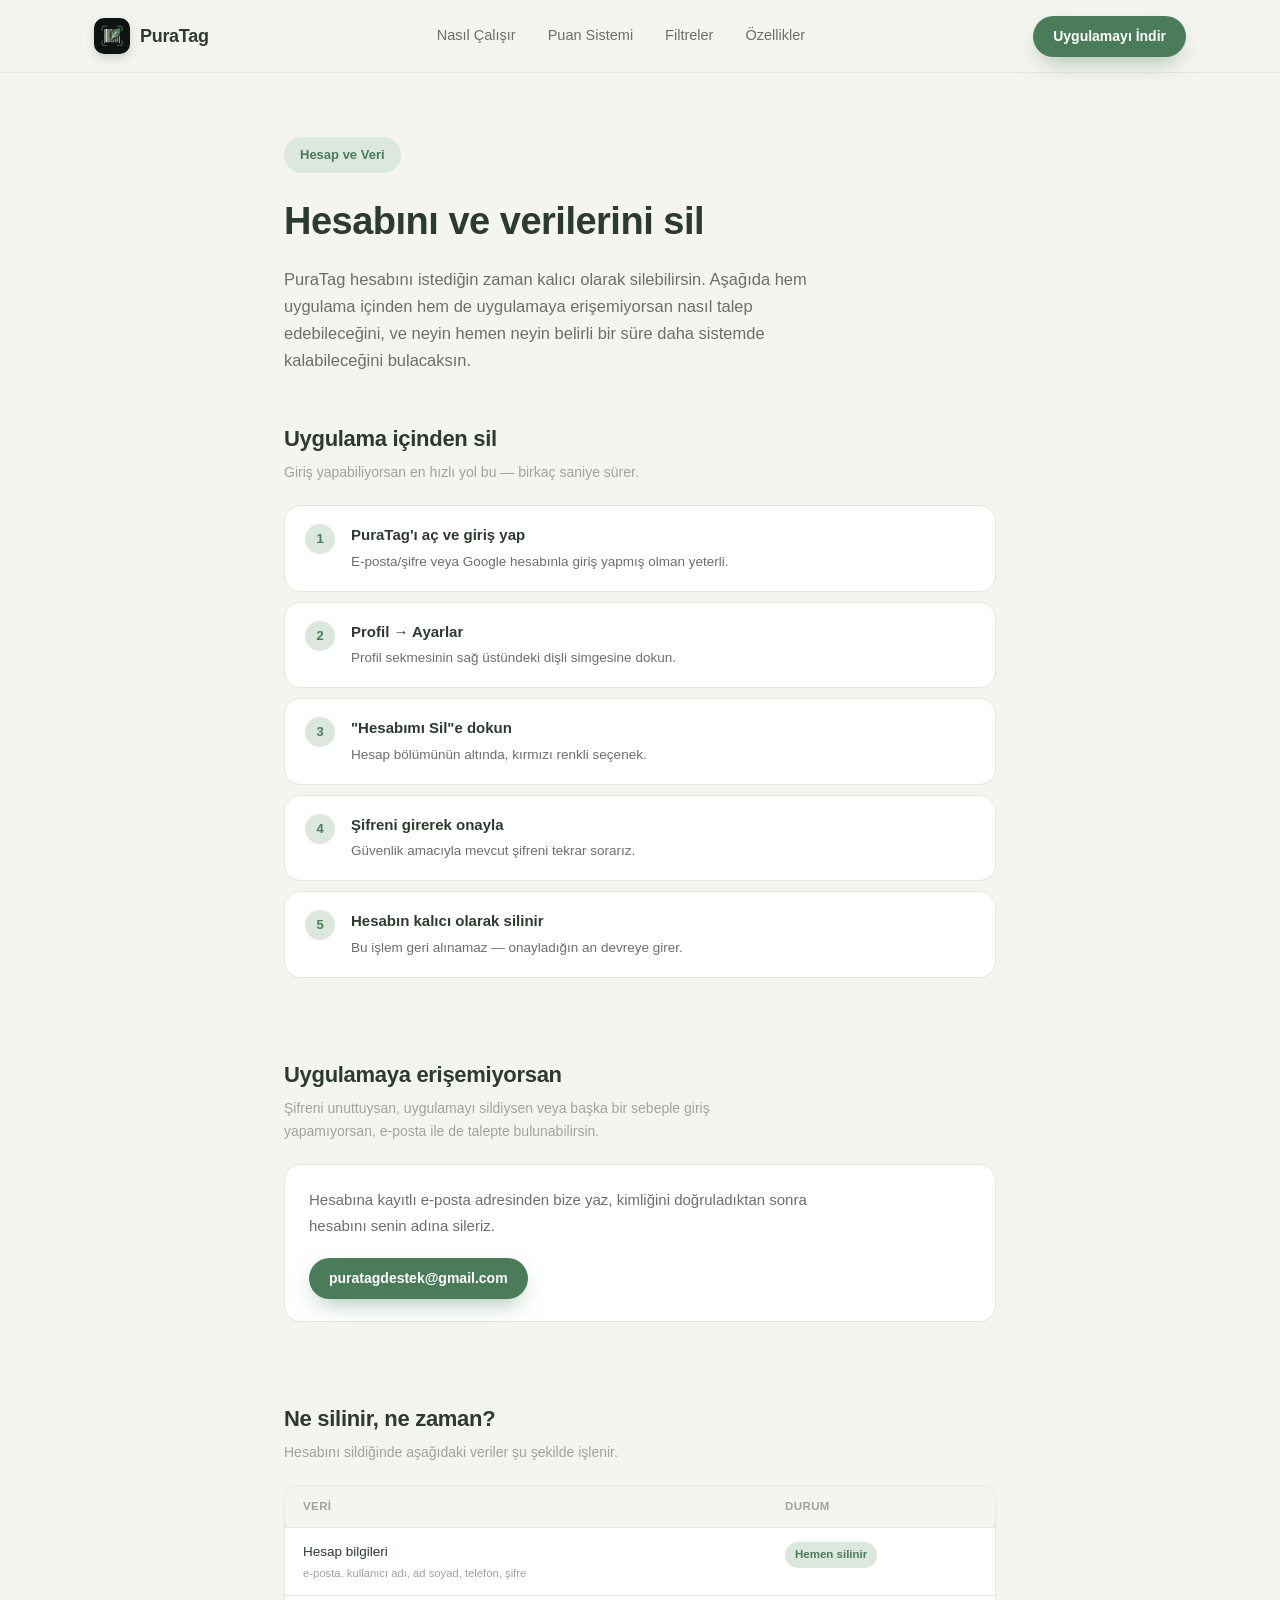
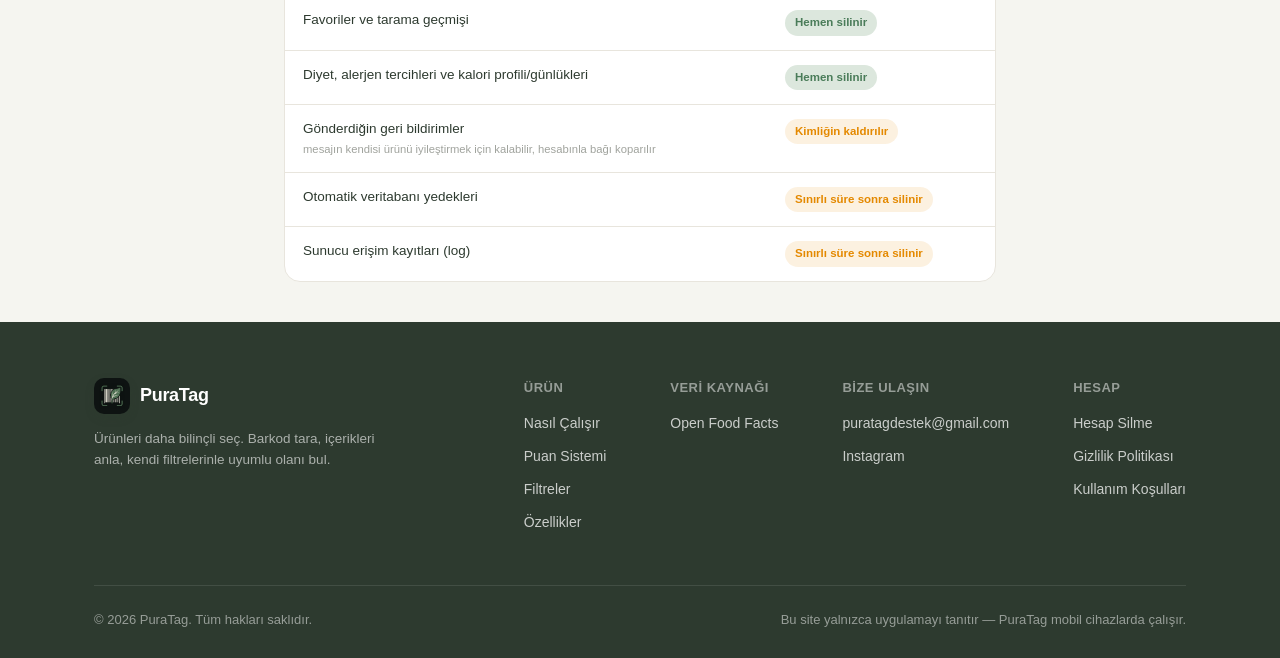
<file: hesap-silme/index.html>
<!DOCTYPE html>
<html lang="tr">
<head>
<meta charset="UTF-8">
<meta name="viewport" content="width=device-width, initial-scale=1.0">
<title>PuraTag — Hesap Silme</title>
<meta name="description" content="PuraTag hesabını ve ilişkili verilerini nasıl kalıcı olarak silebileceğini öğren.">
<link rel="icon" href="../assets/app_icon.png" type="image/png">
<link rel="stylesheet" href="../css/style.css">
</head>
<body>

<header class="navbar">
  <div class="container">
    <a href="../index.html" class="brand">
      <img src="../assets/app_icon.png" alt="PuraTag logosu">
      <span>PuraTag</span>
    </a>
    <nav class="nav-links">
      <a href="../index.html#nasil-calisir">Nasıl Çalışır</a>
      <a href="../index.html#puan-sistemi">Puan Sistemi</a>
      <a href="../index.html#filtreler">Filtreler</a>
      <a href="../index.html#ozellikler">Özellikler</a>
    </nav>
    <div class="nav-cta">
      <a href="../index.html#indir" class="btn btn-primary btn-sm">Uygulamayı İndir</a>
      <button class="nav-toggle" aria-label="Menüyü aç"></button>
    </div>
  </div>
</header>

<main>

  <section class="legal-hero">
    <div class="container">
      <span class="chip">Hesap ve Veri</span>
      <h1>Hesabını ve verilerini sil</h1>
      <p class="lead">
        PuraTag hesabını istediğin zaman kalıcı olarak silebilirsin. Aşağıda hem
        uygulama içinden hem de uygulamaya erişemiyorsan nasıl talep
        edebileceğini, ve neyin hemen neyin belirli bir süre daha sistemde
        kalabileceğini bulacaksın.
      </p>
    </div>
  </section>

  <section class="legal-section">
    <div class="container">
      <h2>Uygulama içinden sil</h2>
      <p class="section-note">Giriş yapabiliyorsan en hızlı yol bu — birkaç saniye sürer.</p>
      <ol class="delete-steps">
        <li><div><strong>PuraTag'ı aç ve giriş yap</strong><span>E-posta/şifre veya Google hesabınla giriş yapmış olman yeterli.</span></div></li>
        <li><div><strong>Profil → Ayarlar</strong><span>Profil sekmesinin sağ üstündeki dişli simgesine dokun.</span></div></li>
        <li><div><strong>"Hesabımı Sil"e dokun</strong><span>Hesap bölümünün altında, kırmızı renkli seçenek.</span></div></li>
        <li><div><strong>Şifreni girerek onayla</strong><span>Güvenlik amacıyla mevcut şifreni tekrar sorarız.</span></div></li>
        <li><div><strong>Hesabın kalıcı olarak silinir</strong><span>Bu işlem geri alınamaz — onayladığın an devreye girer.</span></div></li>
      </ol>
    </div>
  </section>

  <section class="legal-section">
    <div class="container">
      <h2>Uygulamaya erişemiyorsan</h2>
      <p class="section-note">Şifreni unuttuysan, uygulamayı sildiysen veya başka bir sebeple giriş yapamıyorsan, e-posta ile de talepte bulunabilirsin.</p>
      <div class="legal-card">
        <p>Hesabına kayıtlı e-posta adresinden bize yaz, kimliğini doğruladıktan sonra hesabını senin adına sileriz.</p>
        <a class="btn btn-primary btn-sm" href="mailto:puratagdestek@gmail.com?subject=Hesap%20silme%20talebi">puratagdestek@gmail.com</a>
      </div>
    </div>
  </section>

  <section class="legal-section">
    <div class="container">
      <h2>Ne silinir, ne zaman?</h2>
      <p class="section-note">Hesabını sildiğinde aşağıdaki veriler şu şekilde işlenir.</p>
      <div class="delete-table-wrap">
        <table class="delete-table">
          <thead>
            <tr><th>Veri</th><th>Durum</th></tr>
          </thead>
          <tbody>
            <tr>
              <td>Hesap bilgileri<small>e-posta, kullanıcı adı, ad soyad, telefon, şifre</small></td>
              <td><span class="status-pill now">Hemen silinir</span></td>
            </tr>
            <tr>
              <td>Favoriler ve tarama geçmişi</td>
              <td><span class="status-pill now">Hemen silinir</span></td>
            </tr>
            <tr>
              <td>Diyet, alerjen tercihleri ve kalori profili/günlükleri</td>
              <td><span class="status-pill now">Hemen silinir</span></td>
            </tr>
            <tr>
              <td>Gönderdiğin geri bildirimler<small>mesajın kendisi ürünü iyileştirmek için kalabilir, hesabınla bağı koparılır</small></td>
              <td><span class="status-pill later">Kimliğin kaldırılır</span></td>
            </tr>
            <tr>
              <td>Otomatik veritabanı yedekleri</td>
              <td><span class="status-pill later">Sınırlı süre sonra silinir</span></td>
            </tr>
            <tr>
              <td>Sunucu erişim kayıtları (log)</td>
              <td><span class="status-pill later">Sınırlı süre sonra silinir</span></td>
            </tr>
          </tbody>
        </table>
      </div>
    </div>
  </section>

</main>

<footer>
  <div class="container">
    <div class="footer-top">
      <div class="footer-brand">
        <a href="../index.html" class="brand"><img src="../assets/app_icon.png" alt="PuraTag logosu"><span>PuraTag</span></a>
        <p>Ürünleri daha bilinçli seç. Barkod tara, içerikleri anla, kendi filtrelerinle uyumlu olanı bul.</p>
      </div>
      <div class="footer-cols">
        <div class="footer-col">
          <h5>Ürün</h5>
          <a href="../index.html#nasil-calisir">Nasıl Çalışır</a>
          <a href="../index.html#puan-sistemi">Puan Sistemi</a>
          <a href="../index.html#filtreler">Filtreler</a>
          <a href="../index.html#ozellikler">Özellikler</a>
        </div>
        <div class="footer-col">
          <h5>Veri Kaynağı</h5>
          <a href="https://world.openfoodfacts.org/" target="_blank" rel="noopener">Open Food Facts</a>
        </div>
        <div class="footer-col">
          <h5>Bize Ulaşın</h5>
          <a href="https://mail.google.com/mail/?view=cm&amp;fs=1&amp;to=puratagdestek@gmail.com" target="_blank" rel="noopener">puratagdestek@gmail.com</a>
          <a href="https://www.instagram.com/puratag_app/?utm_source=qr&amp;r=nametag" target="_blank" rel="noopener">Instagram</a>
        </div>
        <div class="footer-col">
          <h5>Hesap</h5>
          <a href="./">Hesap Silme</a>
          <a href="../gizlilik/">Gizlilik Politikası</a>
          <a href="../kullanim-kosullari/">Kullanım Koşulları</a>
        </div>
      </div>
    </div>
    <div class="footer-bottom">
      <span>© 2026 PuraTag. Tüm hakları saklıdır.</span>
      <span>Bu site yalnızca uygulamayı tanıtır — PuraTag mobil cihazlarda çalışır.</span>
    </div>
  </div>
</footer>

<script src="../js/script.js"></script>
</body>
</html>
</file>
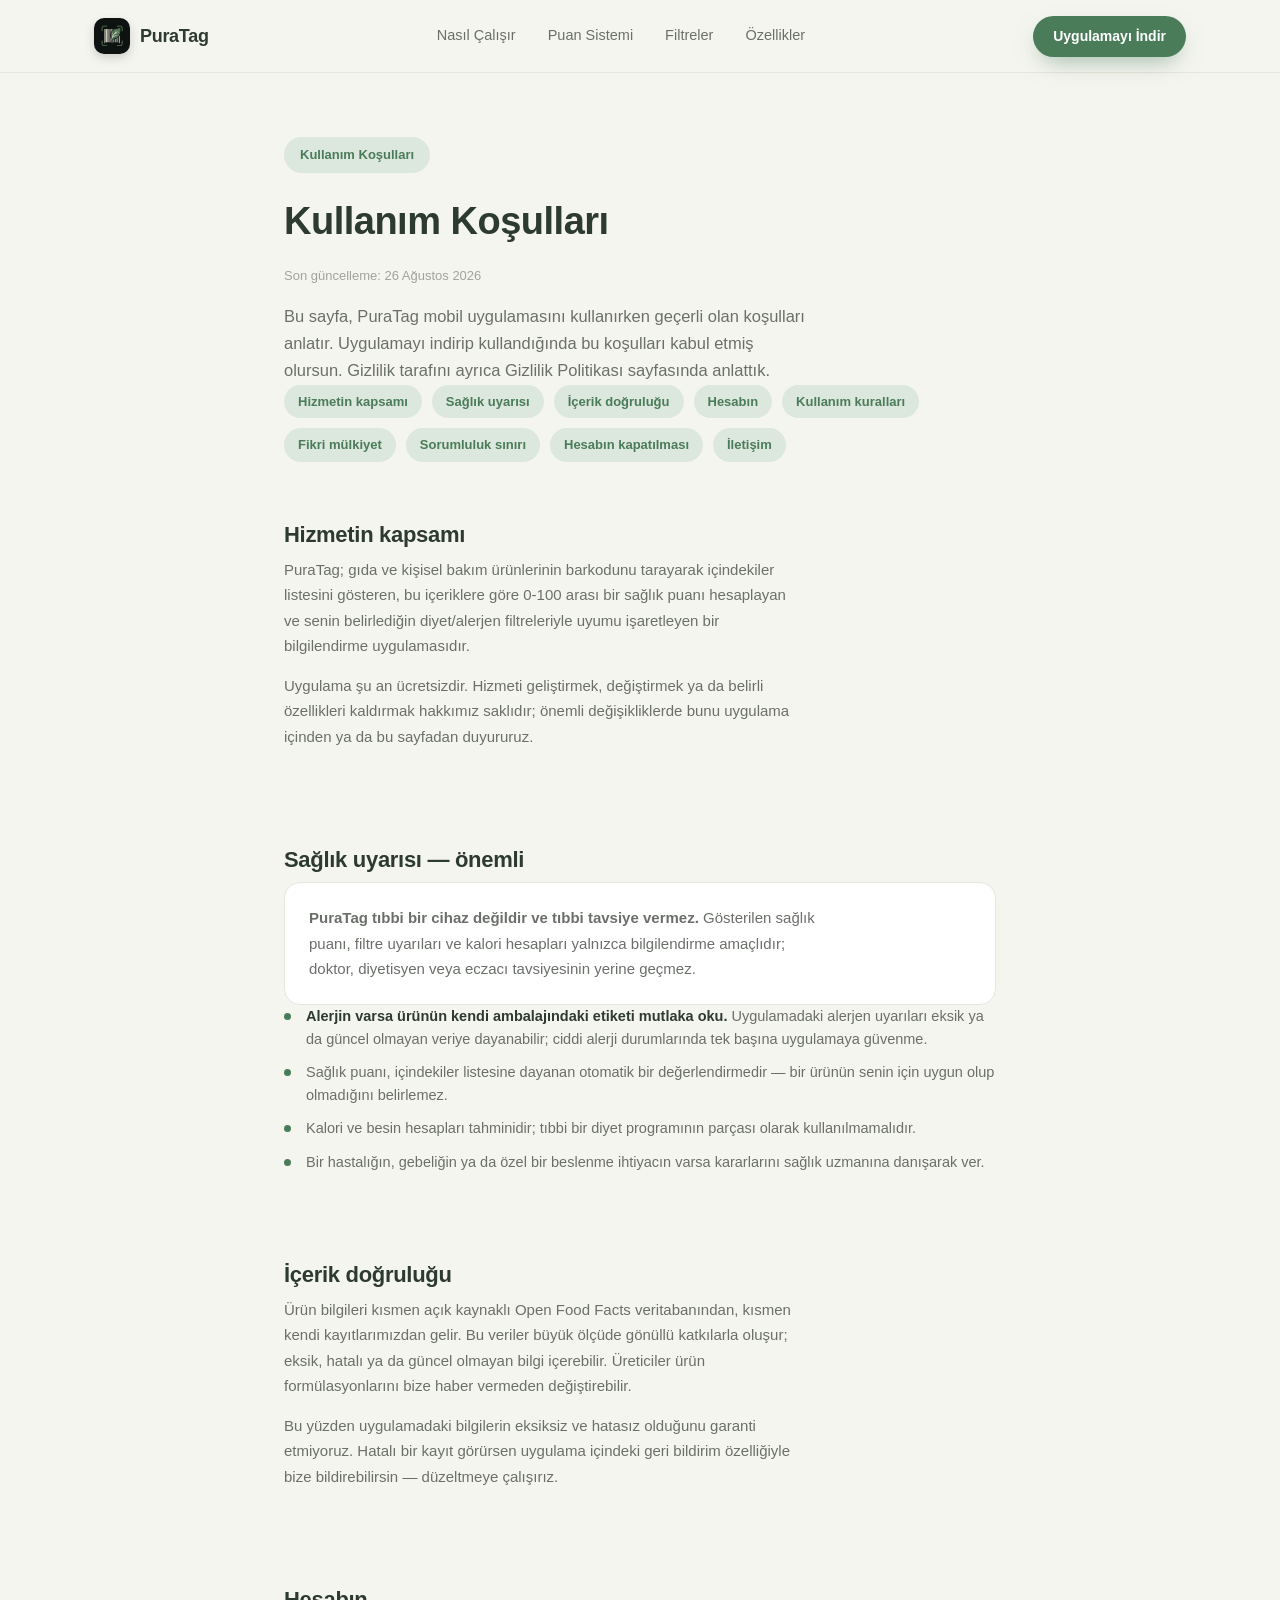
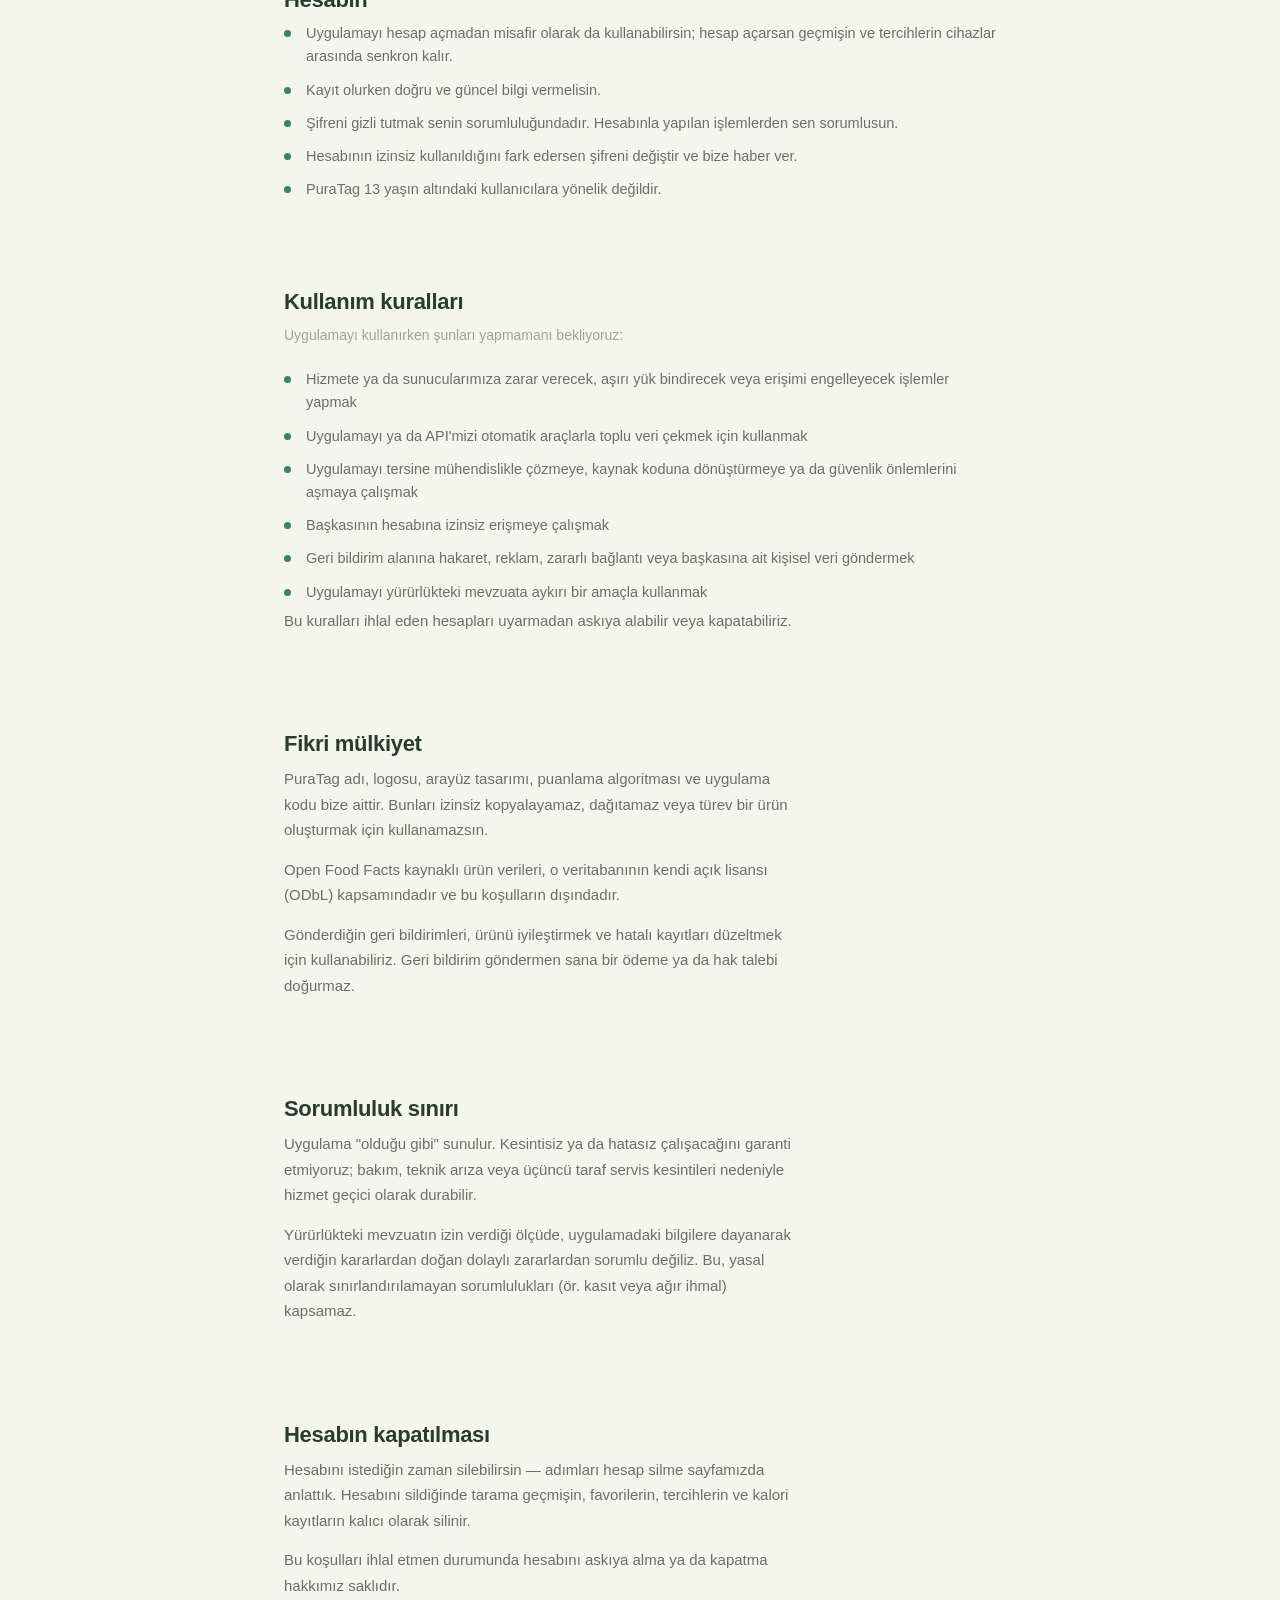
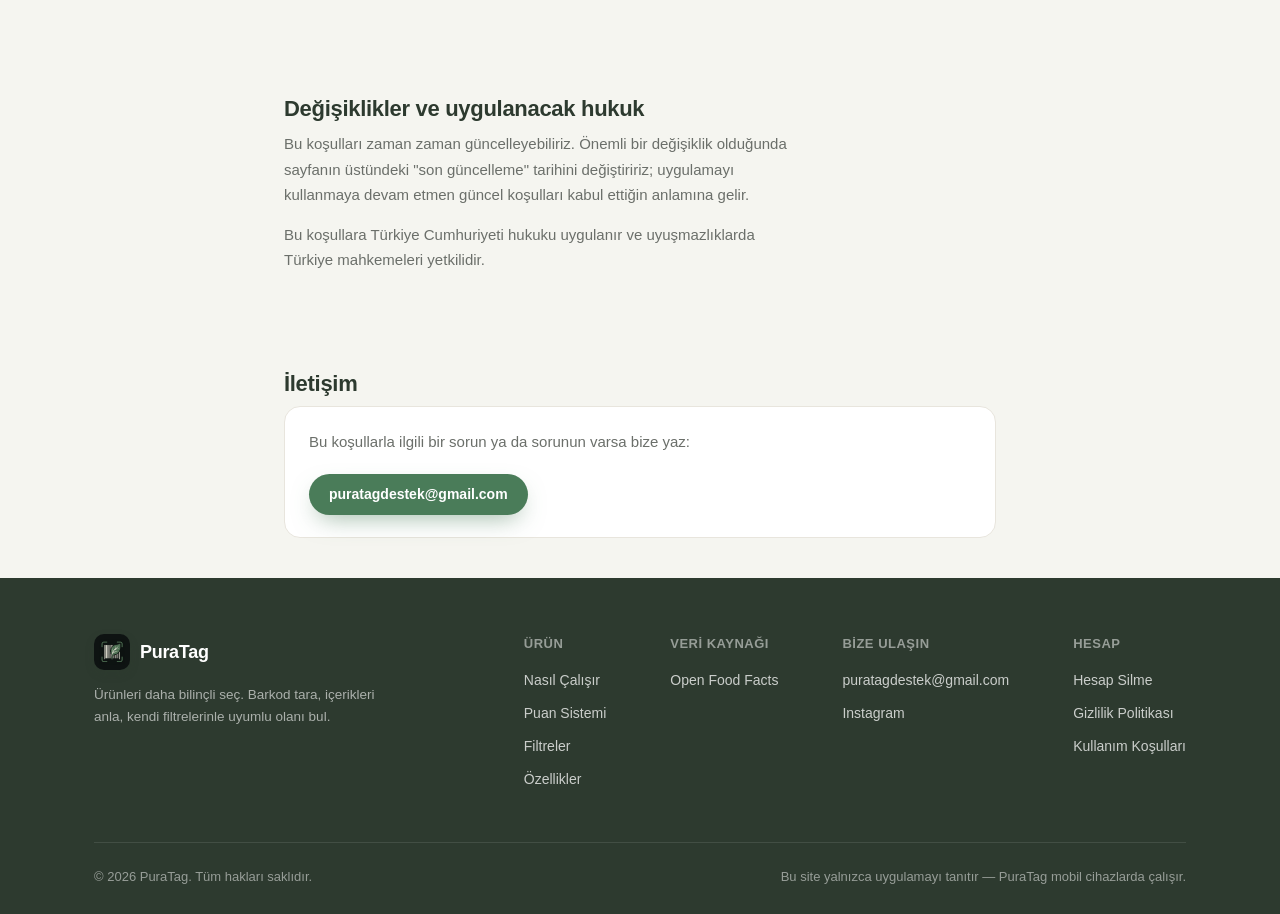
<file: kullanim-kosullari/index.html>
<!DOCTYPE html>
<html lang="tr">
<head>
<meta charset="UTF-8">
<meta name="viewport" content="width=device-width, initial-scale=1.0">
<title>PuraTag — Kullanım Koşulları</title>
<meta name="description" content="PuraTag mobil uygulamasının kullanım koşulları: hizmetin kapsamı, sağlık uyarısı, hesap sorumlulukları, içerik doğruluğu ve sorumluluk sınırları.">
<link rel="icon" href="../assets/app_icon.png" type="image/png">
<link rel="stylesheet" href="../css/style.css">
</head>
<body>

<header class="navbar">
  <div class="container">
    <a href="../index.html" class="brand">
      <img src="../assets/app_icon.png" alt="PuraTag logosu">
      <span>PuraTag</span>
    </a>
    <nav class="nav-links">
      <a href="../index.html#nasil-calisir">Nasıl Çalışır</a>
      <a href="../index.html#puan-sistemi">Puan Sistemi</a>
      <a href="../index.html#filtreler">Filtreler</a>
      <a href="../index.html#ozellikler">Özellikler</a>
    </nav>
    <div class="nav-cta">
      <a href="../index.html#indir" class="btn btn-primary btn-sm">Uygulamayı İndir</a>
      <button class="nav-toggle" aria-label="Menüyü aç"></button>
    </div>
  </div>
</header>

<main>

  <section class="legal-hero">
    <div class="container">
      <span class="chip">Kullanım Koşulları</span>
      <h1>Kullanım Koşulları</h1>
      <p class="legal-meta">Son güncelleme: 26 Ağustos 2026</p>
      <p class="lead">
        Bu sayfa, PuraTag mobil uygulamasını kullanırken geçerli olan
        koşulları anlatır. Uygulamayı indirip kullandığında bu koşulları
        kabul etmiş olursun. Gizlilik tarafını ayrıca
        <a href="../gizlilik/">Gizlilik Politikası</a> sayfasında anlattık.
      </p>
      <div class="legal-toc">
        <a href="#hizmet">Hizmetin kapsamı</a>
        <a href="#saglik">Sağlık uyarısı</a>
        <a href="#dogruluk">İçerik doğruluğu</a>
        <a href="#hesap">Hesabın</a>
        <a href="#kurallar">Kullanım kuralları</a>
        <a href="#haklar">Fikri mülkiyet</a>
        <a href="#sorumluluk">Sorumluluk sınırı</a>
        <a href="#fesih">Hesabın kapatılması</a>
        <a href="#iletisim">İletişim</a>
      </div>
    </div>
  </section>

  <section class="legal-section" id="hizmet">
    <div class="container">
      <h2>Hizmetin kapsamı</h2>
      <p>
        PuraTag; gıda ve kişisel bakım ürünlerinin barkodunu tarayarak
        içindekiler listesini gösteren, bu içeriklere göre 0-100 arası bir
        sağlık puanı hesaplayan ve senin belirlediğin diyet/alerjen
        filtreleriyle uyumu işaretleyen bir bilgilendirme uygulamasıdır.
      </p>
      <p>
        Uygulama şu an ücretsizdir. Hizmeti geliştirmek, değiştirmek ya da
        belirli özellikleri kaldırmak hakkımız saklıdır; önemli
        değişikliklerde bunu uygulama içinden ya da bu sayfadan duyururuz.
      </p>
    </div>
  </section>

  <section class="legal-section" id="saglik">
    <div class="container">
      <h2>Sağlık uyarısı — önemli</h2>
      <div class="legal-card">
        <p>
          <strong>PuraTag tıbbi bir cihaz değildir ve tıbbi tavsiye vermez.</strong>
          Gösterilen sağlık puanı, filtre uyarıları ve kalori hesapları
          yalnızca bilgilendirme amaçlıdır; doktor, diyetisyen veya eczacı
          tavsiyesinin yerine geçmez.
        </p>
      </div>
      <ul>
        <li><strong>Alerjin varsa ürünün kendi ambalajındaki etiketi mutlaka oku.</strong> Uygulamadaki alerjen uyarıları eksik ya da güncel olmayan veriye dayanabilir; ciddi alerji durumlarında tek başına uygulamaya güvenme.</li>
        <li>Sağlık puanı, içindekiler listesine dayanan otomatik bir değerlendirmedir — bir ürünün senin için uygun olup olmadığını belirlemez.</li>
        <li>Kalori ve besin hesapları tahminidir; tıbbi bir diyet programının parçası olarak kullanılmamalıdır.</li>
        <li>Bir hastalığın, gebeliğin ya da özel bir beslenme ihtiyacın varsa kararlarını sağlık uzmanına danışarak ver.</li>
      </ul>
    </div>
  </section>

  <section class="legal-section" id="dogruluk">
    <div class="container">
      <h2>İçerik doğruluğu</h2>
      <p>
        Ürün bilgileri kısmen açık kaynaklı
        <a href="https://world.openfoodfacts.org/" target="_blank" rel="noopener">Open Food Facts</a>
        veritabanından, kısmen kendi kayıtlarımızdan gelir. Bu veriler
        büyük ölçüde gönüllü katkılarla oluşur; eksik, hatalı ya da güncel
        olmayan bilgi içerebilir. Üreticiler ürün formülasyonlarını bize
        haber vermeden değiştirebilir.
      </p>
      <p>
        Bu yüzden uygulamadaki bilgilerin eksiksiz ve hatasız olduğunu
        garanti etmiyoruz. Hatalı bir kayıt görürsen uygulama içindeki geri
        bildirim özelliğiyle bize bildirebilirsin — düzeltmeye çalışırız.
      </p>
    </div>
  </section>

  <section class="legal-section" id="hesap">
    <div class="container">
      <h2>Hesabın</h2>
      <ul>
        <li>Uygulamayı hesap açmadan misafir olarak da kullanabilirsin; hesap açarsan geçmişin ve tercihlerin cihazlar arasında senkron kalır.</li>
        <li>Kayıt olurken doğru ve güncel bilgi vermelisin.</li>
        <li>Şifreni gizli tutmak senin sorumluluğundadır. Hesabınla yapılan işlemlerden sen sorumlusun.</li>
        <li>Hesabının izinsiz kullanıldığını fark edersen şifreni değiştir ve bize haber ver.</li>
        <li>PuraTag 13 yaşın altındaki kullanıcılara yönelik değildir.</li>
      </ul>
    </div>
  </section>

  <section class="legal-section" id="kurallar">
    <div class="container">
      <h2>Kullanım kuralları</h2>
      <p class="section-note">Uygulamayı kullanırken şunları yapmamanı bekliyoruz:</p>
      <ul>
        <li>Hizmete ya da sunucularımıza zarar verecek, aşırı yük bindirecek veya erişimi engelleyecek işlemler yapmak</li>
        <li>Uygulamayı ya da API'mizi otomatik araçlarla toplu veri çekmek için kullanmak</li>
        <li>Uygulamayı tersine mühendislikle çözmeye, kaynak koduna dönüştürmeye ya da güvenlik önlemlerini aşmaya çalışmak</li>
        <li>Başkasının hesabına izinsiz erişmeye çalışmak</li>
        <li>Geri bildirim alanına hakaret, reklam, zararlı bağlantı veya başkasına ait kişisel veri göndermek</li>
        <li>Uygulamayı yürürlükteki mevzuata aykırı bir amaçla kullanmak</li>
      </ul>
      <p>Bu kuralları ihlal eden hesapları uyarmadan askıya alabilir veya kapatabiliriz.</p>
    </div>
  </section>

  <section class="legal-section" id="haklar">
    <div class="container">
      <h2>Fikri mülkiyet</h2>
      <p>
        PuraTag adı, logosu, arayüz tasarımı, puanlama algoritması ve
        uygulama kodu bize aittir. Bunları izinsiz kopyalayamaz, dağıtamaz
        veya türev bir ürün oluşturmak için kullanamazsın.
      </p>
      <p>
        Open Food Facts kaynaklı ürün verileri, o veritabanının kendi açık
        lisansı (ODbL) kapsamındadır ve bu koşulların dışındadır.
      </p>
      <p>
        Gönderdiğin geri bildirimleri, ürünü iyileştirmek ve hatalı
        kayıtları düzeltmek için kullanabiliriz. Geri bildirim göndermen
        sana bir ödeme ya da hak talebi doğurmaz.
      </p>
    </div>
  </section>

  <section class="legal-section" id="sorumluluk">
    <div class="container">
      <h2>Sorumluluk sınırı</h2>
      <p>
        Uygulama "olduğu gibi" sunulur. Kesintisiz ya da hatasız çalışacağını
        garanti etmiyoruz; bakım, teknik arıza veya üçüncü taraf servis
        kesintileri nedeniyle hizmet geçici olarak durabilir.
      </p>
      <p>
        Yürürlükteki mevzuatın izin verdiği ölçüde, uygulamadaki bilgilere
        dayanarak verdiğin kararlardan doğan dolaylı zararlardan sorumlu
        değiliz. Bu, yasal olarak sınırlandırılamayan sorumlulukları
        (ör. kasıt veya ağır ihmal) kapsamaz.
      </p>
    </div>
  </section>

  <section class="legal-section" id="fesih">
    <div class="container">
      <h2>Hesabın kapatılması</h2>
      <p>
        Hesabını istediğin zaman silebilirsin — adımları
        <a href="../hesap-silme/">hesap silme sayfamızda</a> anlattık.
        Hesabını sildiğinde tarama geçmişin, favorilerin, tercihlerin ve
        kalori kayıtların kalıcı olarak silinir.
      </p>
      <p>
        Bu koşulları ihlal etmen durumunda hesabını askıya alma ya da
        kapatma hakkımız saklıdır.
      </p>
    </div>
  </section>

  <section class="legal-section">
    <div class="container">
      <h2>Değişiklikler ve uygulanacak hukuk</h2>
      <p>
        Bu koşulları zaman zaman güncelleyebiliriz. Önemli bir değişiklik
        olduğunda sayfanın üstündeki "son güncelleme" tarihini değiştiririz;
        uygulamayı kullanmaya devam etmen güncel koşulları kabul ettiğin
        anlamına gelir.
      </p>
      <p>
        Bu koşullara Türkiye Cumhuriyeti hukuku uygulanır ve
        uyuşmazlıklarda Türkiye mahkemeleri yetkilidir.
      </p>
    </div>
  </section>

  <section class="legal-section" id="iletisim">
    <div class="container">
      <h2>İletişim</h2>
      <div class="legal-card">
        <p>Bu koşullarla ilgili bir sorun ya da sorunun varsa bize yaz:</p>
        <a class="btn btn-primary btn-sm" href="mailto:puratagdestek@gmail.com">puratagdestek@gmail.com</a>
      </div>
    </div>
  </section>

</main>

<footer>
  <div class="container">
    <div class="footer-top">
      <div class="footer-brand">
        <a href="../index.html" class="brand"><img src="../assets/app_icon.png" alt="PuraTag logosu"><span>PuraTag</span></a>
        <p>Ürünleri daha bilinçli seç. Barkod tara, içerikleri anla, kendi filtrelerinle uyumlu olanı bul.</p>
      </div>
      <div class="footer-cols">
        <div class="footer-col">
          <h5>Ürün</h5>
          <a href="../index.html#nasil-calisir">Nasıl Çalışır</a>
          <a href="../index.html#puan-sistemi">Puan Sistemi</a>
          <a href="../index.html#filtreler">Filtreler</a>
          <a href="../index.html#ozellikler">Özellikler</a>
        </div>
        <div class="footer-col">
          <h5>Veri Kaynağı</h5>
          <a href="https://world.openfoodfacts.org/" target="_blank" rel="noopener">Open Food Facts</a>
        </div>
        <div class="footer-col">
          <h5>Bize Ulaşın</h5>
          <a href="https://mail.google.com/mail/?view=cm&amp;fs=1&amp;to=puratagdestek@gmail.com" target="_blank" rel="noopener">puratagdestek@gmail.com</a>
          <a href="https://www.instagram.com/puratag_app/?utm_source=qr&amp;r=nametag" target="_blank" rel="noopener">Instagram</a>
        </div>
        <div class="footer-col">
          <h5>Hesap</h5>
          <a href="../hesap-silme/">Hesap Silme</a>
          <a href="../gizlilik/">Gizlilik Politikası</a>
          <a href="./">Kullanım Koşulları</a>
        </div>
      </div>
    </div>
    <div class="footer-bottom">
      <span>© 2026 PuraTag. Tüm hakları saklıdır.</span>
      <span>Bu site yalnızca uygulamayı tanıtır — PuraTag mobil cihazlarda çalışır.</span>
    </div>
  </div>
</footer>

<script src="../js/script.js"></script>
</body>
</html>
</file>
<file: css/style.css>
/* PuraTag — Tanıtım Sitesi
   Renk paleti mobil uygulamayla birebir aynı (lib/theme/app_theme.dart) */

:root {
  --salvia: #4A7C59;
  --salvia-dark: #3D5A47;
  --mint: #DCE7DD;
  --mist-blue: #E5EEF2;
  --beige: #F5F5F0;
  --honey: #E48900;
  --dark-green: #2D3A2F;
  --navy: #2D3C59;

  --risk-high: #BE0000;
  --risk-medium: #E48900;
  --risk-low: #FBC02D;
  --risk-bonus: #8DB355;
  --risk-unknown: #B8B5AC;

  --text-primary: #2D3A2F;
  --text-secondary: #6B6F6A;
  --text-tertiary: #A0A39D;

  --card-bg: #ffffff;
  --divider: #E8E5DD;
  --shadow: 0 20px 50px -12px rgba(45, 58, 47, 0.12);

  --radius-s: 8px;
  --radius-m: 12px;
  --radius-l: 16px;
  --radius-xl: 24px;
  --radius-pill: 999px;
}

* { box-sizing: border-box; margin: 0; padding: 0; }

html { scroll-behavior: smooth; overflow-x: hidden; width: 100%; }

body {
  font-family: -apple-system, BlinkMacSystemFont, "Segoe UI", Roboto, "Helvetica Neue", Arial, sans-serif;
  background: var(--beige);
  color: var(--text-primary);
  line-height: 1.5;
  overflow-x: hidden;
  width: 100%;
}

img { max-width: 100%; display: block; }
a { text-decoration: none; color: inherit; }
ul { list-style: none; }
button { font: inherit; cursor: pointer; border: none; background: none; }

.container {
  width: 100%;
  max-width: 1140px;
  margin: 0 auto;
  padding: 0 24px;
}

section { position: relative; }

/* ===== Buttons ===== */
.btn {
  display: inline-flex;
  align-items: center;
  justify-content: center;
  gap: 8px;
  padding: 14px 28px;
  border-radius: var(--radius-pill);
  font-weight: 600;
  font-size: 15px;
  transition: transform 0.2s ease, box-shadow 0.2s ease, background 0.2s ease;
  white-space: nowrap;
}
.btn-primary {
  background: var(--salvia);
  color: #fff;
  box-shadow: 0 10px 24px -8px rgba(74, 124, 89, 0.55);
}
.btn-primary:hover { transform: translateY(-2px); box-shadow: 0 14px 30px -8px rgba(74, 124, 89, 0.6); }
.btn-outline {
  background: transparent;
  color: var(--salvia);
  border: 1.5px solid var(--salvia);
}
.btn-outline:hover { background: rgba(74, 124, 89, 0.08); }
.btn-sm { padding: 10px 20px; font-size: 14px; }

/* ===== Navbar ===== */
.navbar {
  position: sticky;
  top: 0;
  z-index: 100;
  background: rgba(245, 245, 240, 0.85);
  backdrop-filter: blur(12px);
  -webkit-backdrop-filter: blur(12px);
  border-bottom: 1px solid var(--divider);
}
.navbar .container {
  height: 72px;
  display: flex;
  align-items: center;
  justify-content: space-between;
}
.brand { display: flex; align-items: center; gap: 10px; }
.brand img {
  width: 36px; height: 36px;
  border-radius: 10px;
  box-shadow: 0 4px 10px rgba(45, 58, 47, 0.2);
}
.brand span {
  font-size: 18px;
  font-weight: 700;
  letter-spacing: -0.3px;
  color: var(--text-primary);
}
.nav-links {
  display: flex;
  align-items: center;
  gap: 32px;
}
.nav-links a {
  font-size: 14.5px;
  font-weight: 500;
  color: var(--text-secondary);
  transition: color 0.2s ease;
}
.nav-links a:hover { color: var(--salvia); }
.nav-cta { display: flex; align-items: center; gap: 20px; }

.nav-toggle {
  display: none;
  width: 40px; height: 40px;
  align-items: center;
  justify-content: center;
}
.nav-toggle span,
.nav-toggle::before,
.nav-toggle::after {
  content: "";
  display: block;
  width: 20px;
  height: 2px;
  background: var(--text-primary);
  position: relative;
  transition: all 0.25s ease;
}
.nav-toggle::before { transform: translateY(-6px); }
.nav-toggle::after { transform: translateY(4px); }

/* ===== Hero ===== */
.hero {
  padding: 72px 0 40px;
  overflow: hidden;
}
.hero .container {
  display: grid;
  grid-template-columns: 1.05fr 0.95fr;
  align-items: center;
  gap: 48px;
}
.blob {
  position: absolute;
  border-radius: 50%;
  filter: blur(2px);
  z-index: 0;
  opacity: 0.7;
}
.blob-1 { width: 320px; height: 320px; background: var(--mint); top: -80px; right: -60px; }
.blob-2 { width: 260px; height: 260px; background: var(--mist-blue); bottom: -40px; left: -100px; }

.chip {
  display: inline-flex;
  align-items: center;
  gap: 8px;
  padding: 8px 16px;
  background: var(--mint);
  color: var(--salvia);
  border-radius: var(--radius-pill);
  font-size: 13px;
  font-weight: 600;
  margin-bottom: 20px;
}

.hero-copy { position: relative; z-index: 1; }
.hero-copy h1 {
  font-size: 44px;
  font-weight: 800;
  line-height: 1.15;
  letter-spacing: -0.5px;
  color: var(--text-primary);
  margin-bottom: 20px;
}
.hero-copy h1 .accent { color: var(--salvia); }
.hero-copy p.lead {
  font-size: 17px;
  color: var(--text-secondary);
  line-height: 1.65;
  max-width: 460px;
  margin-bottom: 32px;
}

.store-buttons { display: flex; gap: 14px; flex-wrap: wrap; margin-bottom: 28px; }
.store-btn {
  display: flex;
  align-items: center;
  gap: 10px;
  padding: 12px 20px;
  background: var(--dark-green);
  color: #fff;
  border-radius: var(--radius-m);
  transition: transform 0.2s ease, background 0.2s ease;
}
.store-btn:hover { transform: translateY(-2px); background: #24302a; }
.store-btn.disabled { opacity: 0.55; cursor: default; }
.store-btn.disabled:hover { transform: none; background: var(--dark-green); }
.store-btn svg { width: 22px; height: 22px; flex-shrink: 0; }
.store-btn .store-text { display: flex; flex-direction: column; line-height: 1.2; }
.store-btn .store-text small { font-size: 10.5px; opacity: 0.8; }
.store-btn .store-text strong { font-size: 15px; font-weight: 600; }

.trust-row {
  display: flex;
  gap: 24px;
  flex-wrap: wrap;
  color: var(--text-tertiary);
  font-size: 13px;
  font-weight: 500;
}
.trust-row span { display: flex; align-items: center; gap: 6px; }
.trust-row svg { width: 16px; height: 16px; color: var(--risk-bonus); }

/* ===== Hero phone mockup ===== */
.hero-visual { position: relative; z-index: 1; display: flex; justify-content: center; }
.phone {
  width: 280px;
  background: #fff;
  border-radius: 40px;
  border: 8px solid var(--dark-green);
  box-shadow: var(--shadow);
  overflow: hidden;
  animation: float 5s ease-in-out infinite;
}
.phone-notch {
  height: 22px;
  background: var(--dark-green);
  border-radius: 0 0 16px 16px;
  width: 110px;
  margin: 0 auto;
}
.phone-screen { background: var(--beige); padding: 18px 16px 24px; min-height: 480px; }
.phone-topbar { display: flex; align-items: center; gap: 8px; margin-bottom: 18px; }
.phone-topbar img { width: 24px; height: 24px; border-radius: 6px; }
.phone-topbar strong { font-size: 13px; }

.score-card {
  background: #fff;
  border-radius: var(--radius-l);
  padding: 20px;
  box-shadow: 0 12px 30px -10px rgba(74,124,89,0.18);
  text-align: center;
  margin-bottom: 16px;
}
.score-ring {
  width: 96px; height: 96px;
  margin: 0 auto 12px;
  border-radius: 50%;
  background: conic-gradient(var(--salvia) 0 78%, var(--mint) 78% 100%);
  display: flex; align-items: center; justify-content: center;
  position: relative;
}
.score-ring::before {
  content: "";
  position: absolute;
  width: 74px; height: 74px;
  background: #fff;
  border-radius: 50%;
}
.score-ring .score-value { position: relative; z-index: 1; font-weight: 800; font-size: 22px; color: var(--text-primary); }
.score-ring .score-value small { display: block; font-size: 9px; font-weight: 500; color: var(--text-tertiary); }
.score-card h4 { font-size: 14px; font-weight: 700; margin-bottom: 2px; }
.score-card p { font-size: 11.5px; color: var(--text-tertiary); }

.mini-ing {
  display: flex; align-items: center; gap: 8px;
  padding: 9px 12px;
  background: #fff;
  border-radius: var(--radius-m);
  margin-bottom: 8px;
  box-shadow: 0 4px 12px -6px rgba(45,58,47,0.08);
}
.mini-ing .dot { width: 8px; height: 8px; border-radius: 50%; flex-shrink: 0; }
.mini-ing .label { flex: 1; font-size: 12px; font-weight: 500; }
.mini-ing .risk { font-size: 10px; color: var(--text-tertiary); }

.floating-tag {
  position: absolute;
  padding: 6px 12px;
  border-radius: var(--radius-pill);
  font-size: 11px;
  font-weight: 600;
  box-shadow: 0 6px 16px -6px rgba(45,58,47,0.2);
  background: #fff;
}
.tag-1 { top: 40px; left: -30px; color: var(--salvia); background: #fff; }
.tag-2 { top: 90px; right: -34px; color: var(--risk-bonus); }
.tag-3 { bottom: 60px; left: -24px; color: var(--honey); }

@media (max-width: 480px) {
  .tag-1 { left: 0; }
  .tag-2 { right: 0; }
  .tag-3 { left: 0; }
}

@keyframes float {
  0%, 100% { transform: translateY(0); }
  50% { transform: translateY(-14px); }
}

/* ===== Section heading ===== */
.section-head { text-align: center; max-width: 620px; margin: 0 auto 56px; }
.section-head .chip { margin-bottom: 16px; }
.section-head h2 {
  font-size: 34px;
  font-weight: 800;
  letter-spacing: -0.5px;
  margin-bottom: 14px;
}
.section-head p { color: var(--text-secondary); font-size: 16px; line-height: 1.6; }

/* ===== How it works ===== */
.steps { padding: 100px 0 80px; }
.steps-grid {
  display: grid;
  grid-template-columns: repeat(3, 1fr);
  gap: 28px;
}
.step-card {
  display: flex;
  align-items: flex-start;
  gap: 18px;
  background: #fff;
  border-radius: var(--radius-xl);
  padding: 26px 24px;
  box-shadow: 0 4px 24px -12px rgba(45,58,47,0.1);
  border: 1px solid var(--divider);
  transition: transform 0.25s ease, box-shadow 0.25s ease;
}
.step-card:hover { transform: translateY(-6px); box-shadow: 0 20px 40px -16px rgba(45,58,47,0.18); }
.step-icon {
  position: relative;
  width: 56px; height: 56px;
  flex-shrink: 0;
  border-radius: 16px;
  display: flex; align-items: center; justify-content: center;
}
.step-icon svg { width: 26px; height: 26px; }
.step-icon.c1 { background: var(--salvia); }
.step-icon.c1 svg { color: #fff; }
.step-icon.c2 { background: var(--mist-blue); }
.step-icon.c2 svg { color: var(--navy); }
.step-icon.c3 { background: var(--mint); }
.step-icon.c3 svg { color: var(--salvia); }
.step-num {
  position: absolute;
  bottom: -6px; right: -6px;
  width: 22px; height: 22px;
  border-radius: 50%;
  background: var(--dark-green);
  color: #fff;
  display: flex; align-items: center; justify-content: center;
  font-weight: 800;
  font-size: 11px;
  box-shadow: 0 2px 6px rgba(0,0,0,0.25);
}
.step-content { min-width: 0; }
.step-card h3 { font-size: 18px; font-weight: 700; margin-bottom: 6px; }
.step-card p { color: var(--text-secondary); font-size: 14px; line-height: 1.55; }

/* ===== Score / Risk section ===== */
.score-section { padding: 80px 0; background: #fff; }
.score-explain {
  display: grid;
  grid-template-columns: 1fr 1fr;
  gap: 56px;
  align-items: center;
}
.risk-scale { display: flex; flex-direction: column; gap: 14px; margin-top: 24px; }
.risk-row {
  display: flex; align-items: center; gap: 14px;
  padding: 14px 16px;
  border-radius: var(--radius-m);
  background: var(--beige);
}
.risk-row .swatch { width: 14px; height: 14px; border-radius: 4px; flex-shrink: 0; }
.risk-row strong { font-size: 14.5px; display: block; }
.risk-row span { font-size: 12.5px; color: var(--text-secondary); }

.nova-grid { display: flex; flex-direction: column; gap: 12px; }
.nova-card {
  display: flex; align-items: flex-start; gap: 14px;
  padding: 16px;
  border-radius: var(--radius-m);
  border-left: 4px solid var(--salvia);
}
.nova-num {
  width: 26px; height: 26px;
  border-radius: 50%;
  color: #fff;
  font-size: 12px;
  font-weight: 800;
  display: flex; align-items: center; justify-content: center;
  flex-shrink: 0;
}
.nova-card h4 { font-size: 14px; font-weight: 700; margin-bottom: 3px; }
.nova-card p { font-size: 12.5px; color: var(--text-secondary); line-height: 1.5; }

/* ===== Filters section ===== */
.filters-section { padding: 90px 0; }
.filters-wrap {
  display: grid;
  grid-template-columns: 0.9fr 1.1fr;
  gap: 56px;
  align-items: center;
}
.shield-illustration {
  position: relative;
  width: 100%;
  max-width: 340px;
  aspect-ratio: 1;
  margin: 0 auto;
  display: flex; align-items: center; justify-content: center;
}
.shield-bg {
  position: absolute;
  width: 78%; height: 78%;
  border-radius: 50%;
  background: var(--mint);
  opacity: 0.7;
  animation: pulse 3s ease-in-out infinite;
}
@keyframes pulse {
  0%, 100% { transform: scale(1); }
  50% { transform: scale(1.05); }
}
.shield-shape {
  position: relative;
  z-index: 1;
  width: 44%; height: 52%;
  background: var(--salvia);
  border-radius: 50% 50% 40% 40% / 45% 45% 55% 55%;
  display: flex; align-items: center; justify-content: center;
  box-shadow: 0 16px 30px -8px rgba(74,124,89,0.4);
}
.shield-shape svg { width: 46%; height: 46%; color: #fff; }

.filter-tag {
  position: absolute;
  padding: 8px 16px;
  border-radius: var(--radius-pill);
  font-size: 12.5px;
  font-weight: 600;
  border: 1px solid;
}
.ft-1 { top: 8%; left: 0; color: var(--salvia); background: rgba(74,124,89,0.1); border-color: rgba(74,124,89,0.25); }
.ft-2 { top: 24%; right: 2%; color: #4E7A57; background: rgba(78,122,87,0.1); border-color: rgba(78,122,87,0.25); }
.ft-3 { bottom: 14%; left: 4%; color: var(--honey); background: rgba(228,137,0,0.1); border-color: rgba(228,137,0,0.25); }
.ft-4 { bottom: 26%; right: 0; color: var(--risk-medium); background: rgba(228,137,0,0.1); border-color: rgba(228,137,0,0.25); }

.filter-list { display: flex; flex-direction: column; gap: 16px; }
.filter-group h4 { font-size: 14px; font-weight: 700; color: var(--text-tertiary); text-transform: uppercase; letter-spacing: 0.4px; margin-bottom: 10px; }
.pill-row { display: flex; flex-wrap: wrap; gap: 8px; }
.pill {
  padding: 8px 14px;
  border-radius: var(--radius-pill);
  background: #fff;
  border: 1px solid var(--divider);
  font-size: 13px;
  font-weight: 500;
  color: var(--text-primary);
}

/* ===== Feature grid ===== */
.features { padding: 90px 0; background: #fff; }
.feature-grid {
  display: grid;
  grid-template-columns: repeat(3, 1fr);
  gap: 20px;
}
.feature-card {
  padding: 26px;
  border-radius: var(--radius-l);
  background: var(--beige);
  transition: transform 0.2s ease;
}
.feature-card:hover { transform: translateY(-4px); }
.feature-card .fi {
  width: 46px; height: 46px;
  border-radius: 12px;
  background: var(--mint);
  display: flex; align-items: center; justify-content: center;
  margin-bottom: 16px;
}
.feature-card .fi svg { width: 22px; height: 22px; color: var(--salvia); }
.feature-card h3 { font-size: 15.5px; font-weight: 700; margin-bottom: 6px; }
.feature-card p { font-size: 13.5px; color: var(--text-secondary); line-height: 1.5; }

/* ===== CTA banner ===== */
.cta-banner {
  margin: 0 auto 90px;
  max-width: 1140px;
  padding: 64px 48px;
  background: linear-gradient(135deg, var(--salvia) 0%, var(--salvia-dark) 100%);
  border-radius: var(--radius-xl);
  text-align: center;
  color: #fff;
  position: relative;
  overflow: hidden;
}
.cta-banner::before {
  content: "";
  position: absolute;
  width: 300px; height: 300px;
  background: rgba(255,255,255,0.08);
  border-radius: 50%;
  top: -120px; right: -80px;
}
.cta-banner h2 { font-size: 30px; font-weight: 800; margin-bottom: 14px; position: relative; }
.cta-banner p { font-size: 16px; opacity: 0.9; max-width: 480px; margin: 0 auto 32px; position: relative; }
.cta-banner .store-buttons { justify-content: center; position: relative; }
.cta-banner .store-btn { background: rgba(255,255,255,0.15); backdrop-filter: blur(6px); }
.cta-banner .store-btn:hover { background: rgba(255,255,255,0.25); }

/* ===== Footer ===== */
footer { background: var(--dark-green); color: rgba(255,255,255,0.85); padding: 56px 0 28px; }
.footer-top {
  display: flex;
  justify-content: space-between;
  gap: 40px;
  flex-wrap: wrap;
  padding-bottom: 40px;
  border-bottom: 1px solid rgba(255,255,255,0.1);
}
.footer-brand { max-width: 300px; }
.footer-brand .brand span { color: #fff; }
.footer-brand p { margin-top: 14px; font-size: 13.5px; color: rgba(255,255,255,0.6); line-height: 1.6; }
.footer-cols { display: flex; gap: 64px; flex-wrap: wrap; }
.footer-col h5 { font-size: 13px; font-weight: 700; text-transform: uppercase; letter-spacing: 0.5px; color: rgba(255,255,255,0.5); margin-bottom: 16px; }
.footer-col a, .footer-col span { display: block; font-size: 14px; color: rgba(255,255,255,0.75); margin-bottom: 12px; }
.footer-col a:hover { color: #fff; }
.footer-bottom {
  padding-top: 24px;
  display: flex;
  justify-content: space-between;
  align-items: center;
  flex-wrap: wrap;
  gap: 12px;
  font-size: 13px;
  color: rgba(255,255,255,0.5);
}

/* ===== Reveal-on-scroll ===== */
.reveal { opacity: 0; transform: translateY(24px); transition: opacity 0.7s ease, transform 0.7s ease; }
.reveal.in { opacity: 1; transform: translateY(0); }

/* ===== Responsive ===== */
@media (max-width: 960px) {
  .hero .container { grid-template-columns: 1fr; text-align: center; }
  .hero-copy p.lead { margin-left: auto; margin-right: auto; }
  .store-buttons, .trust-row { justify-content: center; }
  .hero-visual { order: -1; margin-bottom: 24px; }
  .steps-grid { grid-template-columns: 1fr; }
  .score-explain { grid-template-columns: 1fr; }
  .filters-wrap { grid-template-columns: 1fr; }
  .feature-grid { grid-template-columns: repeat(2, 1fr); }
  .footer-top { flex-direction: column; }
}

@media (max-width: 720px) {
  .nav-links { display: none; }
  .nav-toggle { display: flex; }
  .hero-copy h1 { font-size: 32px; }
  .section-head h2 { font-size: 26px; }
  .feature-grid { grid-template-columns: 1fr; }
  .cta-banner { padding: 48px 24px; }
  .cta-banner h2 { font-size: 24px; }
}

/* ===== İçerik sayfaları (Hesap Silme, Gizlilik vb.) ===== */
.legal-hero { padding: 64px 0 8px; }
.legal-hero .container { max-width: 760px; }
.legal-hero h1 { font-size: 38px; font-weight: 800; letter-spacing: -0.5px; margin-bottom: 16px; }
.legal-hero .lead { color: var(--text-secondary); font-size: 16.5px; line-height: 1.65; max-width: 58ch; }

.legal-section { padding: 40px 0; }
.legal-section .container { max-width: 760px; }
.legal-section h2 { font-size: 22px; font-weight: 800; letter-spacing: -0.3px; margin-bottom: 6px; }
.legal-section .section-note { color: var(--text-tertiary); font-size: 14px; margin-bottom: 20px; max-width: 58ch; }

.delete-steps { list-style: none; counter-reset: step; display: flex; flex-direction: column; gap: 10px; }
.delete-steps li {
  counter-increment: step;
  display: flex; align-items: flex-start; gap: 16px;
  background: var(--card-bg);
  border: 1px solid var(--divider);
  border-radius: var(--radius-l);
  padding: 18px 20px;
}
.delete-steps li::before {
  content: counter(step);
  flex-shrink: 0;
  width: 30px; height: 30px;
  border-radius: 50%;
  background: var(--mint);
  color: var(--salvia);
  font-weight: 800;
  font-size: 13px;
  display: flex; align-items: center; justify-content: center;
}
.delete-steps strong { display: block; font-size: 15px; font-weight: 700; margin-bottom: 2px; }
.delete-steps span { font-size: 13.5px; color: var(--text-secondary); }

.legal-card {
  background: var(--card-bg);
  border: 1px solid var(--divider);
  border-radius: var(--radius-l);
  padding: 22px 24px;
}
.legal-card p { font-size: 14.5px; color: var(--text-secondary); line-height: 1.6; margin-bottom: 12px; }
.legal-card p:last-child { margin-bottom: 0; }
.legal-card .btn { margin-top: 6px; }

.delete-table-wrap { overflow-x: auto; border: 1px solid var(--divider); border-radius: var(--radius-l); background: var(--card-bg); }
.delete-table { width: 100%; border-collapse: collapse; font-size: 13.5px; }
.delete-table th {
  text-align: left; text-transform: uppercase; letter-spacing: 0.4px;
  font-size: 11.5px; font-weight: 700; color: var(--text-tertiary);
  background: var(--beige); padding: 12px 18px; border-bottom: 1px solid var(--divider);
}
.delete-table td { padding: 14px 18px; border-bottom: 1px solid var(--divider); vertical-align: top; color: var(--text-primary); }
.delete-table tr:last-child td { border-bottom: none; }
.delete-table td small { display: block; color: var(--text-tertiary); margin-top: 2px; }
.status-pill { display: inline-block; font-size: 11.5px; font-weight: 700; padding: 4px 10px; border-radius: var(--radius-pill); white-space: nowrap; }
.status-pill.now { background: var(--mint); color: var(--salvia); }
.status-pill.later { background: rgba(228,137,0,0.12); color: var(--honey); }

.legal-meta { color: var(--text-tertiary); font-size: 13px; margin-bottom: 18px; }

.legal-section p { color: var(--text-secondary); font-size: 15px; line-height: 1.7; margin-bottom: 14px; max-width: 62ch; }
.legal-section ul { display: flex; flex-direction: column; gap: 10px; margin: 0 0 4px; }
.legal-section ul li {
  position: relative;
  padding-left: 22px;
  color: var(--text-secondary);
  font-size: 14.5px;
  line-height: 1.6;
}
.legal-section ul li::before {
  content: "";
  position: absolute; left: 0; top: 8px;
  width: 7px; height: 7px;
  border-radius: 50%;
  background: var(--salvia);
}
.legal-section ul li strong { color: var(--text-primary); }
.legal-toc { display: flex; flex-wrap: wrap; gap: 10px; margin-bottom: 8px; }
.legal-toc a {
  font-size: 13px; font-weight: 600; color: var(--salvia);
  background: var(--mint); padding: 7px 14px; border-radius: var(--radius-pill);
}

@media (max-width: 600px) {
  .legal-hero h1 { font-size: 28px; }
  .delete-steps li { padding: 14px 16px; }
}
</file>
